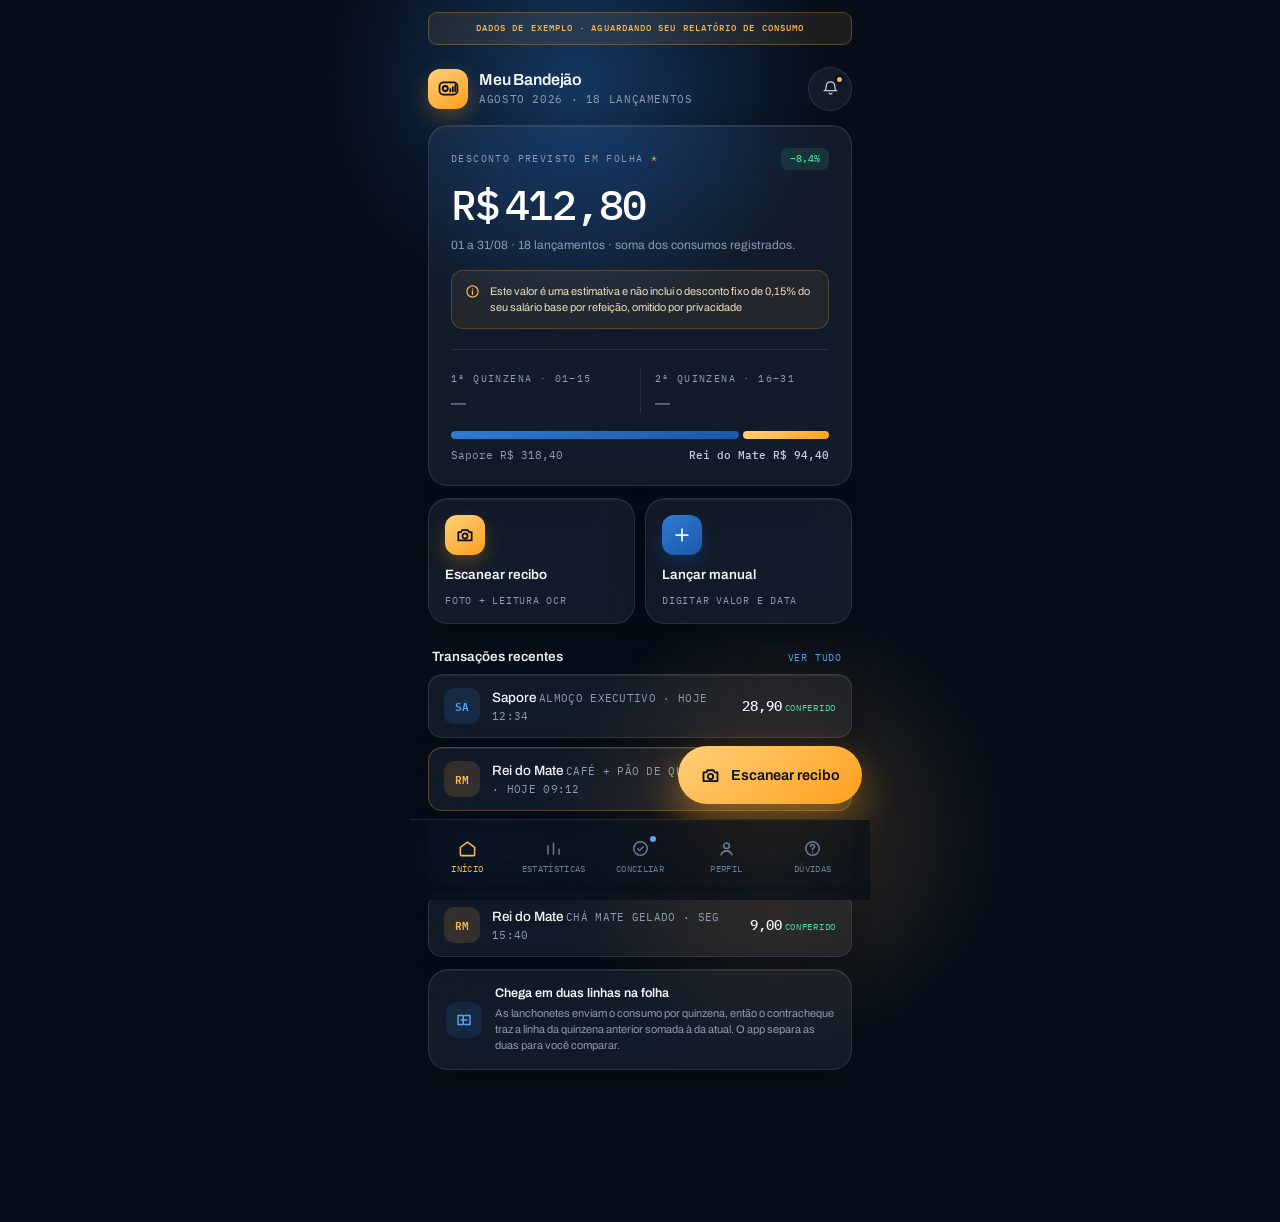
<file: docs/design/index.html>
<!DOCTYPE html>
<html lang="pt-BR">
<head>
<meta charset="utf-8">
<meta name="viewport" content="width=device-width, initial-scale=1, viewport-fit=cover">
<meta name="theme-color" content="#070E19">
<title>Meu Bandejão</title>
<link rel="preconnect" href="https://fonts.gstatic.com" crossorigin>
<link href="https://fonts.googleapis.com/css2?family=Archivo:wght@400;500;600;700&family=IBM+Plex+Mono:wght@400;500;600&display=swap" rel="stylesheet">
<link rel="stylesheet" href="style.css">
</head>
<body>

<main class="app">

  <div class="demo-flag">DADOS DE EXEMPLO · AGUARDANDO SEU RELATÓRIO DE CONSUMO</div>

  <!-- ============================================================== HOME -->
  <section class="screen is-active" id="home" data-screen="home">

    <header class="topbar">
      <div class="brand">
        <span class="brand__mark">
          <svg width="23" height="23" viewBox="0 0 64 64" fill="none" stroke="#06101F" stroke-width="5" stroke-linecap="round" aria-hidden="true"><rect x="7" y="15" width="50" height="34" rx="11"></rect><circle cx="23" cy="32" r="7"></circle><path d="M37 40v-6M44 40v-12M51 40v-18"></path></svg>
        </span>
        <div>
          <div class="brand__name">Meu Bandejão</div>
          <div class="brand__meta">AGOSTO 2026 · 18 LANÇAMENTOS</div>
        </div>
      </div>
      <button class="icon-btn" type="button" aria-label="Notificações">
        <svg width="17" height="17" viewBox="0 0 24 24" fill="none" stroke="currentColor" stroke-width="1.8" stroke-linecap="round" aria-hidden="true"><path d="M18 8.5a6 6 0 1 0-12 0c0 5-2 6.5-2 6.5h16s-2-1.5-2-6.5M10 18.5a2.2 2.2 0 0 0 4 0"></path></svg>
        <span class="icon-btn__dot"></span>
      </button>
    </header>

    <!-- resumo do período -->
    <section class="glass hero">
      <div class="hero__head">
        <span class="label">DESCONTO PREVISTO EM FOLHA <span class="label__ast">*</span></span>
        <span class="delta">−8,4%</span>
      </div>
      <div class="hero__amount">R$&thinsp;412,80</div>
      <p class="hero__note">01 a 31/08 · 18 lançamentos · soma dos consumos registrados.</p>

      <div class="disclaimer">
        <svg width="15" height="15" viewBox="0 0 24 24" fill="none" stroke="currentColor" stroke-width="1.9" stroke-linecap="round" aria-hidden="true"><circle cx="12" cy="12" r="9"></circle><path d="M12 11v5.5M12 7.6v.2"></path></svg>
        <p>Este valor é uma estimativa e não inclui o desconto fixo de 0,15% do seu salário base por refeição, omitido por privacidade</p>
      </div>

      <div class="split">
        <div class="split__col">
          <span class="label">1ª QUINZENA · 01–15</span>
          <div class="split__val split__val--pending">—</div>
        </div>
        <div class="split__col">
          <span class="label">2ª QUINZENA · 16–31</span>
          <div class="split__val split__val--pending">—</div>
        </div>
      </div>

      <div class="meter" aria-hidden="true">
        <span class="fill" style="flex: 77"></span>
        <span class="fill--amber" style="flex: 23"></span>
      </div>
      <div class="meter-legend">
        <span>Sapore R$ 318,40</span>
        <b>Rei do Mate R$ 94,40</b>
      </div>
    </section>

    <!-- atalhos de lançamento -->
    <div class="quick">
      <button class="glass quick__btn" type="button" data-open="scan">
        <span class="quick__icon">
          <svg width="20" height="20" viewBox="0 0 24 24" fill="none" stroke="#06101F" stroke-width="2.1" stroke-linecap="round" stroke-linejoin="round" aria-hidden="true"><path d="M4 8.5h3.2L8.6 6h6.8l1.4 2.5H20v10H4z"></path><circle cx="12" cy="13.2" r="3.1"></circle></svg>
        </span>
        <span class="quick__label">Escanear recibo</span>
        <span class="quick__hint">FOTO + LEITURA OCR</span>
      </button>
      <button class="glass quick__btn" type="button" data-open="manual">
        <span class="quick__icon quick__icon--blue">
          <svg width="20" height="20" viewBox="0 0 24 24" fill="none" stroke="#F4F9FF" stroke-width="2.1" stroke-linecap="round" stroke-linejoin="round" aria-hidden="true"><path d="M12 5v14M5 12h14"></path></svg>
        </span>
        <span class="quick__label">Lançar manual</span>
        <span class="quick__hint">DIGITAR VALOR E DATA</span>
      </button>
    </div>

    <div class="section-head">
      <h2>Transações recentes</h2>
      <button class="link" type="button">VER TUDO</button>
    </div>

    <ul class="tx-list">
      <li>
        <button class="glass tx" type="button">
          <span class="avatar avatar--blue">SA</span>
          <span class="tx__body">
            <span class="tx__name">Sapore</span>
            <span class="tx__meta">ALMOÇO EXECUTIVO · HOJE 12:34</span>
          </span>
          <span class="tx__side">
            <span class="tx__value">28,90</span>
            <span class="tx__status">CONFERIDO</span>
          </span>
        </button>
      </li>
      <li>
        <button class="glass tx tx--pending" type="button">
          <span class="avatar">RM</span>
          <span class="tx__body">
            <span class="tx__name">Rei do Mate</span>
            <span class="tx__meta">CAFÉ + PÃO DE QUEIJO · HOJE 09:12</span>
          </span>
          <span class="tx__side">
            <span class="tx__value">12,50</span>
            <span class="tx__status tx__status--pending">REVISAR OCR</span>
          </span>
        </button>
      </li>
      <li>
        <button class="glass tx" type="button">
          <span class="avatar avatar--blue">SA</span>
          <span class="tx__body">
            <span class="tx__name">Sapore</span>
            <span class="tx__meta">PRATO DO DIA · TER 12:20</span>
          </span>
          <span class="tx__side">
            <span class="tx__value">26,40</span>
            <span class="tx__status">CONFERIDO</span>
          </span>
        </button>
      </li>
      <li>
        <button class="glass tx" type="button">
          <span class="avatar">RM</span>
          <span class="tx__body">
            <span class="tx__name">Rei do Mate</span>
            <span class="tx__meta">CHÁ MATE GELADO · SEG 15:40</span>
          </span>
          <span class="tx__side">
            <span class="tx__value">9,00</span>
            <span class="tx__status">CONFERIDO</span>
          </span>
        </button>
      </li>
    </ul>

    <section class="glass wip">
      <span class="wip__icon">
        <svg width="18" height="18" viewBox="0 0 24 24" fill="none" stroke="currentColor" stroke-width="1.9" stroke-linecap="round" stroke-linejoin="round" aria-hidden="true"><path d="M4 6h7v12H4zM13 6h7v12h-7M8 12h8"></path></svg>
      </span>
      <div class="wip__body">
        <div class="wip__title">Chega em duas linhas na folha</div>
        <p class="wip__text">As lanchonetes enviam o consumo por quinzena, então o contracheque traz a linha da quinzena anterior somada à da atual. O app separa as duas para você comparar.</p>
      </div>
    </section>
  </section>

  <!-- ====================================================== ESTATÍSTICAS -->
  <section class="screen" id="estatisticas" data-screen="estatisticas">

    <div class="page-title">
      <h1>Estatísticas</h1>
      <span class="page-title__meta" id="periodoLabel">01 – 31 AGO 2026</span>
    </div>

    <!-- período: mês civil por padrão, com intervalo livre -->
    <div class="period">
      <div class="period__row" id="periodChips">
        <button class="chip is-active" type="button" data-period="atual">Mês atual</button>
        <button class="chip" type="button" data-period="anterior">Mês anterior</button>
        <button class="chip" type="button" data-period="custom">
          <svg class="chip__icon" width="13" height="13" viewBox="0 0 24 24" fill="none" stroke="currentColor" stroke-width="1.9" stroke-linecap="round" aria-hidden="true"><rect x="3.5" y="5" width="17" height="15.5" rx="3"></rect><path d="M3.5 10h17M8 3.5v3M16 3.5v3"></path></svg>
          Escolher datas
        </button>
      </div>
      <div class="range" id="rangeFields">
        <label>
          <span>DATA INÍCIO</span>
          <input type="date" id="dataInicio" value="2026-08-01">
        </label>
        <label>
          <span>DATA FIM</span>
          <input type="date" id="dataFim" value="2026-08-31">
        </label>
      </div>
    </div>

    <!-- ================= GRÁFICOS: alvo do Chart.js =================
         Canvas prontos e responsivos. Nenhum dado é injetado aqui.
         #chartGastos    — evolução no período (linha ou barra)
         #chartPorLocal  — divisão Sapore x Rei do Mate (rosca)
         Ao plotar, adicione .has-data no .chart-box para esconder o aviso.
    ============================================================== -->
    <section class="glass card">
      <div class="card__head">
        <span class="card__title">Evolução do gasto</span>
        <div class="chart-tabs" id="chartTabs">
          <button class="is-active" type="button" data-chart="dia">Por dia</button>
          <button type="button" data-chart="mes">Por mês</button>
        </div>
      </div>
      <div class="chart-box" id="chartBox">
        <canvas id="chartGastos" role="img" aria-label="Evolução do gasto no período"></canvas>
        <div class="chart-empty">AGUARDANDO CHART.JS<br>#chartGastos</div>
      </div>
    </section>

    <section class="glass card">
      <div class="card__head">
        <span class="card__title">Onde o crédito foi</span>
        <span class="card__hint">#chartPorLocal</span>
      </div>
      <div class="chart-box chart-box--donut" id="chartBoxLocal">
        <canvas id="chartPorLocal" role="img" aria-label="Divisão do gasto por lanchonete"></canvas>
        <div class="chart-empty">ROSCA SAPORE × REI DO MATE</div>
      </div>
    </section>

    <div class="grid-2">
      <div class="glass stat">
        <div class="stat__top"><span class="stat__dot stat__dot--blue"></span><span class="stat__name">Sapore</span></div>
        <div class="stat__val">318,40</div>
        <div class="stat__meta">11 REFEIÇÕES · 77%</div>
      </div>
      <div class="glass stat">
        <div class="stat__top"><span class="stat__dot"></span><span class="stat__name">Rei do Mate</span></div>
        <div class="stat__val">94,40</div>
        <div class="stat__meta">7 LANCHES · 23%</div>
      </div>
    </div>

    <div class="grid-2">
      <div class="glass stat">
        <span class="label">GASTO PROJETADO</span>
        <div class="stat__val">468,00</div>
        <div class="stat__meta">NO RITMO ATUAL</div>
      </div>
      <div class="glass stat">
        <span class="label">MAIOR DIA</span>
        <div class="stat__val">41,40</div>
        <div class="stat__meta">19/08 · 2 LANÇAMENTOS</div>
      </div>
    </div>

    <div class="section-head">
      <h2>Ritmo do período</h2>
      <span class="card__hint">15 DE 23 DIAS ÚTEIS</span>
    </div>
    <section class="glass card">
      <div class="proj">
        <div>
          <span class="label">MÉDIA / DIA ÚTIL</span>
          <div class="stat__val">R$ 27,52</div>
        </div>
        <div class="proj__right">
          <span class="label">LANÇAMENTOS</span>
          <div class="stat__val">18</div>
        </div>
      </div>
      <div class="meter" aria-hidden="true">
        <span class="fill" style="flex: 65"></span>
        <span style="flex: 35"></span>
      </div>
      <div class="meter-legend">
        <span>65% do período percorrido</span>
        <b>faltam 8 dias úteis</b>
      </div>
    </section>
  </section>

  <!-- ======================================================== CONCILIAÇÃO -->
  <section class="screen" id="conciliar" data-screen="conciliar">

    <div class="page-title">
      <h1>Conciliação</h1>
      <span class="page-title__meta">AGO 2026</span>
    </div>

    <section class="glass card">
      <div class="card__head">
        <span class="card__title">App × contracheque</span>
        <span class="tag tag--ghost">EM CONSTRUÇÃO</span>
      </div>
      <p class="wip__text" style="margin-top:12px">As lanchonetes enviam o consumo por quinzena. A folha traz a linha da quinzena anterior junto com a atual, então a comparação precisa ser feita quinzena por quinzena.</p>

      <div class="quinz">
        <div class="quinz__row quinz__row--head">
          <span>QUINZENA</span><span>NO APP</span><span>NA FOLHA</span>
        </div>
        <div class="quinz__row">
          <span>16–31 JUL</span><b class="quinz__pending">—</b><b class="quinz__pending">—</b>
        </div>
        <div class="quinz__row">
          <span>01–15 AGO</span><b class="quinz__pending">—</b><b class="quinz__pending">—</b>
        </div>
        <div class="quinz__row">
          <span>16–31 AGO</span><b class="quinz__pending">—</b><b class="quinz__pending">—</b>
        </div>
      </div>
      <div class="meter-legend" style="margin-top:14px">
        <span>Sem valores por quinzena até importar o relatório de consumo detalhado</span>
      </div>
    </section>

    <div class="section-head"><h2>O que falta decidir</h2></div>
    <ul class="rows">
      <li class="glass row">
        <span class="row__body">
          <span class="row__label">De onde vem o valor da folha</span>
          <span class="row__hint">DIGITADO POR VOCÊ, PDF DO HOLERITE OU RELATÓRIO DAS LANCHONETES</span>
        </span>
      </li>
      <li class="glass row">
        <span class="row__body">
          <span class="row__label">Como quebrar as duas linhas do mês</span>
          <span class="row__hint">A FOLHA SOMA QUINZENA ANTERIOR + ATUAL</span>
        </span>
      </li>
      <li class="glass row">
        <span class="row__body">
          <span class="row__label">O que fazer com a divergência</span>
          <span class="row__hint">REGISTRAR, CONTESTAR NO RH OU APENAS SINALIZAR</span>
        </span>
      </li>
    </ul>
  </section>

  <!-- ============================================================ PERFIL -->
  <section class="screen" id="perfil" data-screen="perfil">

    <div class="page-title">
      <h1>Perfil</h1>
      <span class="page-title__meta">FGV · UNIDADE BOTAFOGO</span>
    </div>

    <section class="glass card person">
      <span class="person__avatar">RT</span>
      <div class="person__body">
        <div class="person__name">Rafael Teixeira</div>
        <div class="person__meta">MATRÍCULA 204.881</div>
        <div class="person__meta">rafael.teixeira@fgv.br</div>
      </div>
    </section>

    <div class="grid-2">
      <div class="glass stat">
        <span class="label">TETO MENSAL</span>
        <div class="stat__val stat__val--pending">a informar</div>
        <div class="stat__meta">VALOR FIXO POR MÊS</div>
      </div>
      <div class="glass stat">
        <span class="label">ENVIO À FOLHA</span>
        <div class="stat__val">2×</div>
        <div class="stat__meta">POR QUINZENA</div>
      </div>
    </div>

    <div class="section-head"><h2>Preferências</h2></div>
    <ul class="rows">
      <li class="glass row">
        <span class="row__body">
          <span class="row__label">Alerta de limite</span>
          <span class="row__hint">AVISA AO PASSAR DO VALOR QUE VOCÊ DEFINIR</span>
        </span>
        <button class="switch is-on" type="button" role="switch" aria-checked="true" aria-label="Alerta de limite"><span></span></button>
      </li>
      <li class="glass row">
        <span class="row__body">
          <span class="row__label">Lembrete de recibo</span>
          <span class="row__hint">TODO DIA ÚTIL ÀS 14H</span>
        </span>
        <button class="switch" type="button" role="switch" aria-checked="false" aria-label="Lembrete de recibo"><span></span></button>
      </li>
      <li class="glass row">
        <span class="row__body">
          <span class="row__label">Identificação na lanchonete</span>
          <span class="row__hint">CRACHÁ / MATRÍCULA · DESCONTO DIRETO EM FOLHA</span>
        </span>
      </li>
      <li class="glass row">
        <span class="row__body">
          <span class="row__label">Exportar lançamentos</span>
          <span class="row__hint">CSV DO PERÍODO SELECIONADO</span>
        </span>
        <svg width="16" height="16" viewBox="0 0 24 24" fill="none" stroke="#8C9CB2" stroke-width="1.9" stroke-linecap="round" stroke-linejoin="round" aria-hidden="true"><path d="M5 20h14M12 4v11M7.5 10.5 12 15l4.5-4.5"></path></svg>
      </li>
      <li class="glass row">
        <span class="row__body">
          <span class="row__label">Sair da conta</span>
          <span class="row__hint">204.881</span>
        </span>
        <svg width="16" height="16" viewBox="0 0 24 24" fill="none" stroke="#8C9CB2" stroke-width="1.9" stroke-linecap="round" stroke-linejoin="round" aria-hidden="true"><path d="M14 6H6v12h8M17 9l3 3-3 3M20 12h-8"></path></svg>
      </li>
    </ul>
  </section>

  <!-- =========================================================== DÚVIDAS -->
  <section class="screen" id="duvidas" data-screen="duvidas">

    <div class="page-title">
      <h1>Dúvidas gerais</h1>
      <span class="page-title__meta">COMO OS NÚMEROS SÃO FEITOS</span>
    </div>

    <section class="glass card">
      <div class="card__head">
        <span class="card__title">Memória de cálculo</span>
        <span class="card__hint">O QUE O APP FAZ HOJE</span>
      </div>
      <div class="formula">
        <div class="formula__line"><span>Gasto do período</span><b>soma dos consumos registrados</b></div>
        <div class="formula__line"><span>Quinzenas</span><b>01–15 e 16 ao último dia, como as lanchonetes enviam</b></div>
        <div class="formula__line"><span>Média / dia útil</span><b>gasto do período ÷ dias úteis com consumo</b></div>
        <div class="formula__line formula__line--result"><span>Desconto em folha</span><b>estimativa = soma dos consumos, sem os 0,15%</b></div>
      </div>
      <p class="wip__text" style="margin-top:14px">Este valor é uma estimativa e não inclui o desconto fixo de 0,15% do seu salário base por refeição, omitido por privacidade</p>
    </section>

    <section class="glass wip">
      <span class="wip__icon">
        <svg width="18" height="18" viewBox="0 0 24 24" fill="none" stroke="currentColor" stroke-width="1.9" stroke-linecap="round" stroke-linejoin="round" aria-hidden="true"><rect x="5" y="10.5" width="14" height="9.5" rx="2.5"></rect><path d="M8.5 10.5V8a3.5 3.5 0 0 1 7 0v2.5"></path></svg>
      </span>
      <div class="wip__body">
        <div class="wip__title">Salário não entra no app <span class="tag tag--ghost">LGPD</span></div>
        <p class="wip__text">O app não pede nem armazena o seu salário base. Por isso a taxa de 0,15% por refeição fica fora da conta e o valor mostrado é sempre uma estimativa por baixo.</p>
      </div>
    </section>

    <div class="section-head"><h2>Perguntas frequentes</h2></div>
    <div class="faq">
      <details class="glass faq__item">
        <summary>Por que o valor é só uma estimativa?<span class="faq__chev" aria-hidden="true"></span></summary>
        <p>Este valor é uma estimativa e não inclui o desconto fixo de 0,15% do seu salário base por refeição, omitido por privacidade</p>
      </details>
      <details class="glass faq__item">
        <summary>Por que aparecem duas linhas no meu contracheque?<span class="faq__chev" aria-hidden="true"></span></summary>
        <p>As lanchonetes enviam o consumo à FGV por quinzena. No fechamento da folha, a rubrica de refeitório soma a quinzena anterior com a atual. O app mostra as duas separadas.</p>
      </details>
      <details class="glass faq__item">
        <summary>O app precisa do meu salário?<span class="faq__chev" aria-hidden="true"></span></summary>
        <p>Não. Nem pede nem guarda. É justamente por isso que a taxa de 0,15% por refeição não entra no cálculo.</p>
      </details>
      <details class="glass faq__item">
        <summary>O que o número grande da Home mostra?<span class="faq__chev" aria-hidden="true"></span></summary>
        <p>A soma dos consumos registrados no período — a base do desconto que cai na folha, ainda sem a taxa por refeição.</p>
      </details>
      <details class="glass faq__item">
        <summary>De onde vem o valor de cada lançamento?<span class="faq__chev" aria-hidden="true"></span></summary>
        <p>Da leitura automática do cupom (OCR): valor total, data e hora, lanchonete, itens, matrícula, CNPJ e número do cupom. Você confere antes de salvar, e pode lançar manualmente quando o cupom estiver ilegível.</p>
      </details>
      <details class="glass faq__item">
        <summary>Qual período os números consideram?<span class="faq__chev" aria-hidden="true"></span></summary>
        <p>Por padrão o mês civil, do dia 1 ao último dia. Em Estatísticas você pode escolher datas de início e fim.</p>
      </details>
      <details class="glass faq__item">
        <summary>O que significa “conferido” e “revisar OCR”?<span class="faq__chev" aria-hidden="true"></span></summary>
        <p>Conferido é o lançamento que você validou. Revisar OCR marca leituras com baixa confiança, que ainda precisam do seu ok.</p>
      </details>
      <details class="glass faq__item">
        <summary>E a comparação com o holerite?<span class="faq__chev" aria-hidden="true"></span></summary>
        <p>Está em construção. A aba Conciliar lista o que falta decidir: de onde vem o valor do contracheque, o nível da comparação e o que fazer com a divergência.</p>
      </details>
      <details class="glass faq__item">
        <summary>Meus dados ficam onde?<span class="faq__chev" aria-hidden="true"></span></summary>
        <p>Os recibos ficam no seu dispositivo. Nada é enviado para o RH sem a sua ação.</p>
      </details>
    </div>
  </section>

  <!-- FAB: atalho permanente para a câmera -->
  <button class="fab" type="button" data-open="scan">
    <svg width="21" height="21" viewBox="0 0 24 24" fill="none" stroke="#06101F" stroke-width="2.1" stroke-linecap="round" stroke-linejoin="round" aria-hidden="true"><path d="M4 8.5h3.2L8.6 6h6.8l1.4 2.5H20v10H4z"></path><circle cx="12" cy="13.2" r="3.1"></circle></svg>
    Escanear recibo
  </button>

  <nav class="tabbar" aria-label="Navegação principal">
    <button class="is-active" type="button" data-nav="home">
      <svg width="19" height="19" viewBox="0 0 24 24" fill="none" stroke="currentColor" stroke-width="1.9" stroke-linecap="round" stroke-linejoin="round" aria-hidden="true"><path d="M3 10.5 12 4l9 6.5V20a1 1 0 0 1-1 1H4a1 1 0 0 1-1-1z"></path></svg>
      <span>INÍCIO</span>
    </button>
    <button type="button" data-nav="estatisticas">
      <svg width="19" height="19" viewBox="0 0 24 24" fill="none" stroke="currentColor" stroke-width="1.9" stroke-linecap="round" stroke-linejoin="round" aria-hidden="true"><path d="M5 19V9M12 19V5M19 19v-6"></path></svg>
      <span>ESTATÍSTICAS</span>
    </button>
    <button type="button" data-nav="conciliar" aria-label="Conciliar (em construção)">
      <span class="soon"></span>
      <svg width="19" height="19" viewBox="0 0 24 24" fill="none" stroke="currentColor" stroke-width="1.9" stroke-linecap="round" stroke-linejoin="round" aria-hidden="true"><circle cx="12" cy="12" r="8.5"></circle><path d="m8.5 12.2 2.4 2.4 4.6-4.8"></path></svg>
      <span>CONCILIAR</span>
    </button>
    <button type="button" data-nav="perfil">
      <svg width="19" height="19" viewBox="0 0 24 24" fill="none" stroke="currentColor" stroke-width="1.9" stroke-linecap="round" stroke-linejoin="round" aria-hidden="true"><circle cx="12" cy="8.5" r="3.6"></circle><path d="M5 20c1.6-3.4 4-5 7-5s5.4 1.6 7 5"></path></svg>
      <span>PERFIL</span>
    </button>
    <button type="button" data-nav="duvidas">
      <svg width="19" height="19" viewBox="0 0 24 24" fill="none" stroke="currentColor" stroke-width="1.9" stroke-linecap="round" stroke-linejoin="round" aria-hidden="true"><circle cx="12" cy="12" r="8.5"></circle><path d="M9.6 9.4a2.5 2.5 0 1 1 3.4 2.3c-.6.3-1 .8-1 1.5v.3M12 16.6v.2"></path></svg>
      <span>DÚVIDAS</span>
    </button>
  </nav>
</main>

<!-- ============================================ MODAL: NOVO LANÇAMENTO -->
<div class="sheet" id="sheetRecibo" role="dialog" aria-modal="true" aria-labelledby="sheetTitle">
  <div class="sheet__panel">
    <div class="sheet__grip"></div>

    <div class="sheet__head">
      <div>
        <div class="sheet__title" id="sheetTitle">Novo recibo</div>
        <p class="sheet__sub" id="sheetSub">A leitura é feita a partir da foto do cupom.</p>
      </div>
      <button class="icon-btn icon-btn--square" type="button" data-close aria-label="Fechar">
        <svg width="16" height="16" viewBox="0 0 24 24" fill="none" stroke="currentColor" stroke-width="2" stroke-linecap="round" aria-hidden="true"><path d="M6 6l12 12M18 6 6 18"></path></svg>
      </button>
    </div>

    <!-- PASSO 1 — captura -->
    <div class="step is-active" id="stepScan">
      <div class="capture">
        <span class="capture__glow"></span>
        <span class="capture__corner capture__corner--tl"></span>
        <span class="capture__corner capture__corner--tr"></span>
        <span class="capture__corner capture__corner--bl"></span>
        <span class="capture__corner capture__corner--br"></span>
        <span class="capture__text">
          <svg width="34" height="34" viewBox="0 0 24 24" fill="none" stroke="#FFB84D" stroke-width="1.6" stroke-linecap="round" stroke-linejoin="round" aria-hidden="true"><path d="M4 8.5h3.2L8.6 6h6.8l1.4 2.5H20v10H4z"></path><circle cx="12" cy="13.2" r="3.1"></circle></svg>
          <b>Enquadre o cupom fiscal</b>
          <small>Valor, data e estabelecimento são preenchidos automaticamente. Você revisa antes de salvar.</small>
        </span>
      </div>

      <div class="actions">
        <label class="btn" for="inputCamera">
          <svg width="20" height="20" viewBox="0 0 24 24" fill="none" stroke="#06101F" stroke-width="2.1" stroke-linecap="round" stroke-linejoin="round" aria-hidden="true"><path d="M4 8.5h3.2L8.6 6h6.8l1.4 2.5H20v10H4z"></path><circle cx="12" cy="13.2" r="3.1"></circle></svg>
          Escanear recibo
        </label>
        <input class="hidden-input" type="file" id="inputCamera" accept="image/*" capture="environment">

        <label class="btn btn--ghost" for="inputGaleria">
          <svg width="19" height="19" viewBox="0 0 24 24" fill="none" stroke="currentColor" stroke-width="1.9" stroke-linecap="round" stroke-linejoin="round" aria-hidden="true"><rect x="3.5" y="5" width="17" height="14" rx="3"></rect><path d="m6 16 3.5-4 3 3 2.5-3 3 4"></path></svg>
          Escolher da galeria
        </label>
        <input class="hidden-input" type="file" id="inputGaleria" accept="image/*">

        <button class="link-btn link-btn--center" type="button" data-open="manual">Preencher manualmente</button>
      </div>
    </div>

    <!-- PASSO 2 — revisão (OCR) ou digitação (manual) -->
    <div class="step" id="stepReview">
      <div class="ocr-bar" id="ocrBar">
        <span class="ocr-bar__icon">
          <svg width="16" height="16" viewBox="0 0 24 24" fill="none" stroke="#4ADE9E" stroke-width="2.3" stroke-linecap="round" stroke-linejoin="round" aria-hidden="true"><path d="m5 12.5 4.2 4.2L19 7"></path></svg>
        </span>
        <span>
          <b>Cupom lido</b>
          <small>Confira os campos antes de salvar. Toque para editar.</small>
        </span>
      </div>

      <div class="thumb-row" id="thumbRow">
        <span class="thumb" id="thumbPreview">
          <svg width="22" height="22" viewBox="0 0 24 24" fill="none" stroke="#8C9CB2" stroke-width="1.7" stroke-linecap="round" stroke-linejoin="round" aria-hidden="true"><path d="M6 3h12v18l-3-2-3 2-3-2-3 2z"></path><path d="M9 8h6M9 12h6"></path></svg>
        </span>
        <span class="thumb-row__body">
          <span class="thumb-row__name">cupom-19-08.jpg</span>
          <span class="thumb-row__meta">LEITURA EM 1,2 S · CONFIANÇA 92%</span>
        </span>
        <button class="link-btn" type="button" data-step="scan">Trocar foto</button>
      </div>

      <form class="fields" onsubmit="return false">
        <div class="field-row">
          <label class="field">
            <span class="field__label">VALOR</span>
            <input type="text" inputmode="decimal" id="campoValor" value="28,90" aria-label="Valor">
          </label>
          <label class="field field--check" id="campoDataWrap">
            <span class="field__label">DATA E HORA <em>CONFIRA</em></span>
            <input type="text" id="campoData" value="19/08/2026 12:34" aria-label="Data e hora">
          </label>
        </div>

        <div class="field">
          <span class="field__label">ESTABELECIMENTO</span>
          <div class="toggle-group" role="radiogroup" aria-label="Estabelecimento">
            <button class="is-active" type="button" role="radio" aria-checked="true">Sapore</button>
            <button type="button" role="radio" aria-checked="false">Rei do Mate</button>
          </div>
        </div>

        <label class="field">
          <span class="field__label">CATEGORIA</span>
          <select aria-label="Categoria">
            <option>Refeição — almoço</option>
            <option>Refeição — jantar</option>
            <option>Café / lanche</option>
            <option>Outro</option>
          </select>
        </label>

        <label class="field">
          <span class="field__label">ITENS CONSUMIDOS</span>
          <input type="text" id="campoItens" value="Prato executivo, suco 300ml" aria-label="Itens consumidos">
        </label>

        <div class="field-row">
          <label class="field">
            <span class="field__label">MATRÍCULA NO CUPOM</span>
            <input type="text" id="campoMatricula" value="204.881" aria-label="Matrícula">
          </label>
          <label class="field">
            <span class="field__label">Nº DO CUPOM</span>
            <input type="text" id="campoCupom" value="018342" aria-label="Número do cupom">
          </label>
        </div>

        <label class="field">
          <span class="field__label">CNPJ</span>
          <input type="text" id="campoCnpj" value="" placeholder="lido do cupom" aria-label="CNPJ">
        </label>

        <label class="field">
          <span class="field__label">OBSERVAÇÃO (OPCIONAL)</span>
          <input type="text" placeholder="ex: almoço com o time" aria-label="Observação">
        </label>
      </form>

      <div class="sheet__footer">
        <button class="btn btn--ghost" type="button" data-close>Descartar</button>
        <button class="btn" type="button" data-close>Salvar lançamento</button>
      </div>
    </div>
  </div>
</div>

<!-- Chart.js — descomente para plotar em #chartGastos e #chartPorLocal
<script src="https://cdn.jsdelivr.net/npm/chart.js@4.4.1/dist/chart.umd.min.js"></script>
<script>
  document.getElementById('chartBox').classList.add('has-data');
  new Chart(document.getElementById('chartGastos'), {
    type: 'bar',
    data: { labels: [], datasets: [{ data: [] }] },
    options: { responsive: true, maintainAspectRatio: false }
  });
</script>
-->

<script>
/* Interações da interface. Sem framework, sem dados simulados. */
(function () {
  /* ---------------------------------------------------- navegação de telas */
  var screens = document.querySelectorAll('.screen');
  var tabs = document.querySelectorAll('.tabbar [data-nav]');

  function go(name) {
    var exists = document.querySelector('.screen[data-screen="' + name + '"]');
    if (!exists) return;
    screens.forEach(function (s) { s.classList.toggle('is-active', s.dataset.screen === name); });
    tabs.forEach(function (t) { t.classList.toggle('is-active', t.dataset.nav === name); });
    window.scrollTo(0, 0);
  }

  document.querySelectorAll('[data-nav]').forEach(function (el) {
    el.addEventListener('click', function () { go(el.dataset.nav); });
  });

  /* --------------------------------------------------- modal de lançamento */
  var sheet = document.getElementById('sheetRecibo');
  var stepScan = document.getElementById('stepScan');
  var stepReview = document.getElementById('stepReview');
  var sheetTitle = document.getElementById('sheetTitle');
  var sheetSub = document.getElementById('sheetSub');
  var ocrBar = document.getElementById('ocrBar');
  var thumbRow = document.getElementById('thumbRow');

  function showStep(name) {
    var review = name !== 'scan';
    stepScan.classList.toggle('is-active', !review);
    stepReview.classList.toggle('is-active', review);
    sheetSub.textContent = review
      ? 'Revise, corrija o que estiver errado e salve.'
      : 'A leitura é feita a partir da foto do cupom.';
  }

  /* modo 'scan' = câmera + OCR · modo 'manual' = campos vazios */
  function openSheet(mode) {
    var manual = mode === 'manual';
    sheetTitle.textContent = manual ? 'Lançamento manual' : 'Novo recibo';
    ocrBar.hidden = manual;
    thumbRow.hidden = manual;
    document.getElementById('campoDataWrap').classList.toggle('field--check', !manual);
    document.getElementById('campoDataWrap').querySelector('em').hidden = manual;
    if (manual) {
      document.getElementById('campoValor').value = '';
      document.getElementById('campoData').value = '';
      ['campoItens', 'campoMatricula', 'campoCupom', 'campoCnpj'].forEach(function (id) {
        var el = document.getElementById(id);
        if (el) el.value = '';
      });
      sheetSub.textContent = 'Digite os dados do lançamento.';
    }
    sheet.classList.add('is-open');
    showStep(manual ? 'review' : 'scan');
    if (manual) sheetSub.textContent = 'Digite os dados do lançamento.';
  }

  function closeSheet() { sheet.classList.remove('is-open'); }

  document.querySelectorAll('[data-open]').forEach(function (el) {
    el.addEventListener('click', function () { openSheet(el.dataset.open); });
  });

  sheet.addEventListener('click', function (e) {
    if (e.target === sheet || e.target.closest('[data-close]')) { closeSheet(); return; }
    var step = e.target.closest('[data-step]');
    if (step) showStep(step.dataset.step);
  });
  document.addEventListener('keydown', function (e) { if (e.key === 'Escape') closeSheet(); });

  /* foto escolhida -> preview + revisão.
     Substitua o corpo por: enviar ao serviço de OCR e preencher os campos. */
  ['inputCamera', 'inputGaleria'].forEach(function (id) {
    document.getElementById(id).addEventListener('change', function (e) {
      var file = e.target.files && e.target.files[0];
      if (!file) return;
      var slot = document.getElementById('thumbPreview');
      var img = document.createElement('img');
      img.alt = 'Recibo capturado';
      img.src = URL.createObjectURL(file);
      slot.innerHTML = '';
      slot.appendChild(img);
      document.querySelector('.thumb-row__name').textContent = file.name;
      ocrBar.hidden = false;
      thumbRow.hidden = false;
      showStep('review');
    });
  });

  /* ------------------------------------------------- período (estatísticas) */
  var chips = document.getElementById('periodChips');
  var range = document.getElementById('rangeFields');
  var label = document.getElementById('periodoLabel');

  chips.addEventListener('click', function (e) {
    var btn = e.target.closest('.chip');
    if (!btn) return;
    chips.querySelectorAll('.chip').forEach(function (c) { c.classList.remove('is-active'); });
    btn.classList.add('is-active');
    range.classList.toggle('is-open', btn.dataset.period === 'custom');
    if (btn.dataset.period === 'atual') label.textContent = '01 – 31 AGO 2026';
    if (btn.dataset.period === 'anterior') label.textContent = '01 – 31 JUL 2026';
  });

  function fmt(value) {
    var p = value.split('-');
    return p[2] + '/' + p[1];
  }
  ['dataInicio', 'dataFim'].forEach(function (id) {
    document.getElementById(id).addEventListener('change', function () {
      var a = document.getElementById('dataInicio').value;
      var b = document.getElementById('dataFim').value;
      if (a && b) label.textContent = fmt(a) + ' – ' + fmt(b);
    });
  });

  /* --------------------------------- grupos de seleção (abas, toggle simples) */
  document.querySelectorAll('.switch').forEach(function (sw) {
    sw.addEventListener('click', function () {
      var on = sw.classList.toggle('is-on');
      sw.setAttribute('aria-checked', on ? 'true' : 'false');
    });
  });

  document.querySelectorAll('.chart-tabs, .toggle-group').forEach(function (group) {
    group.addEventListener('click', function (e) {
      var btn = e.target.closest('button');
      if (!btn) return;
      group.querySelectorAll('button').forEach(function (b) {
        b.classList.remove('is-active');
        if (b.hasAttribute('aria-checked')) b.setAttribute('aria-checked', 'false');
      });
      btn.classList.add('is-active');
      if (btn.hasAttribute('aria-checked')) btn.setAttribute('aria-checked', 'true');
    });
  });
})();
</script>
</body>
</html>
</file>
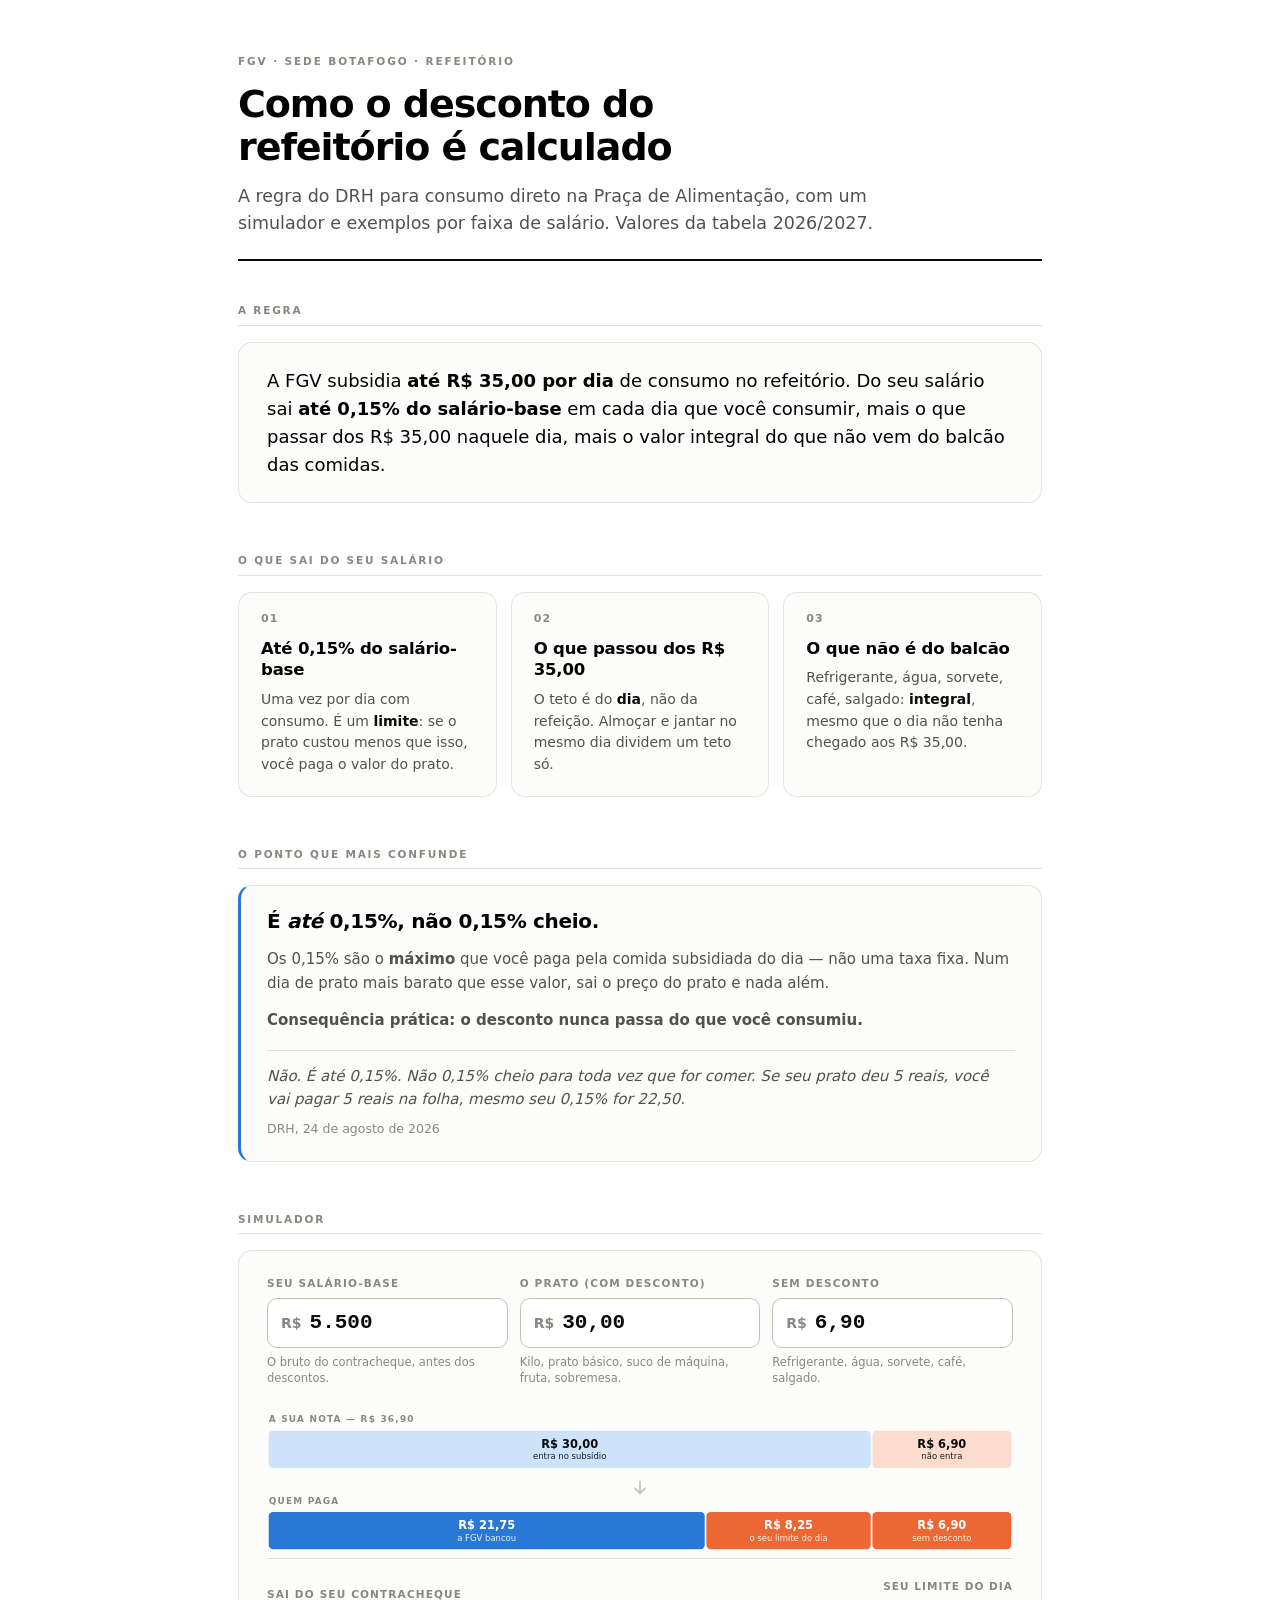
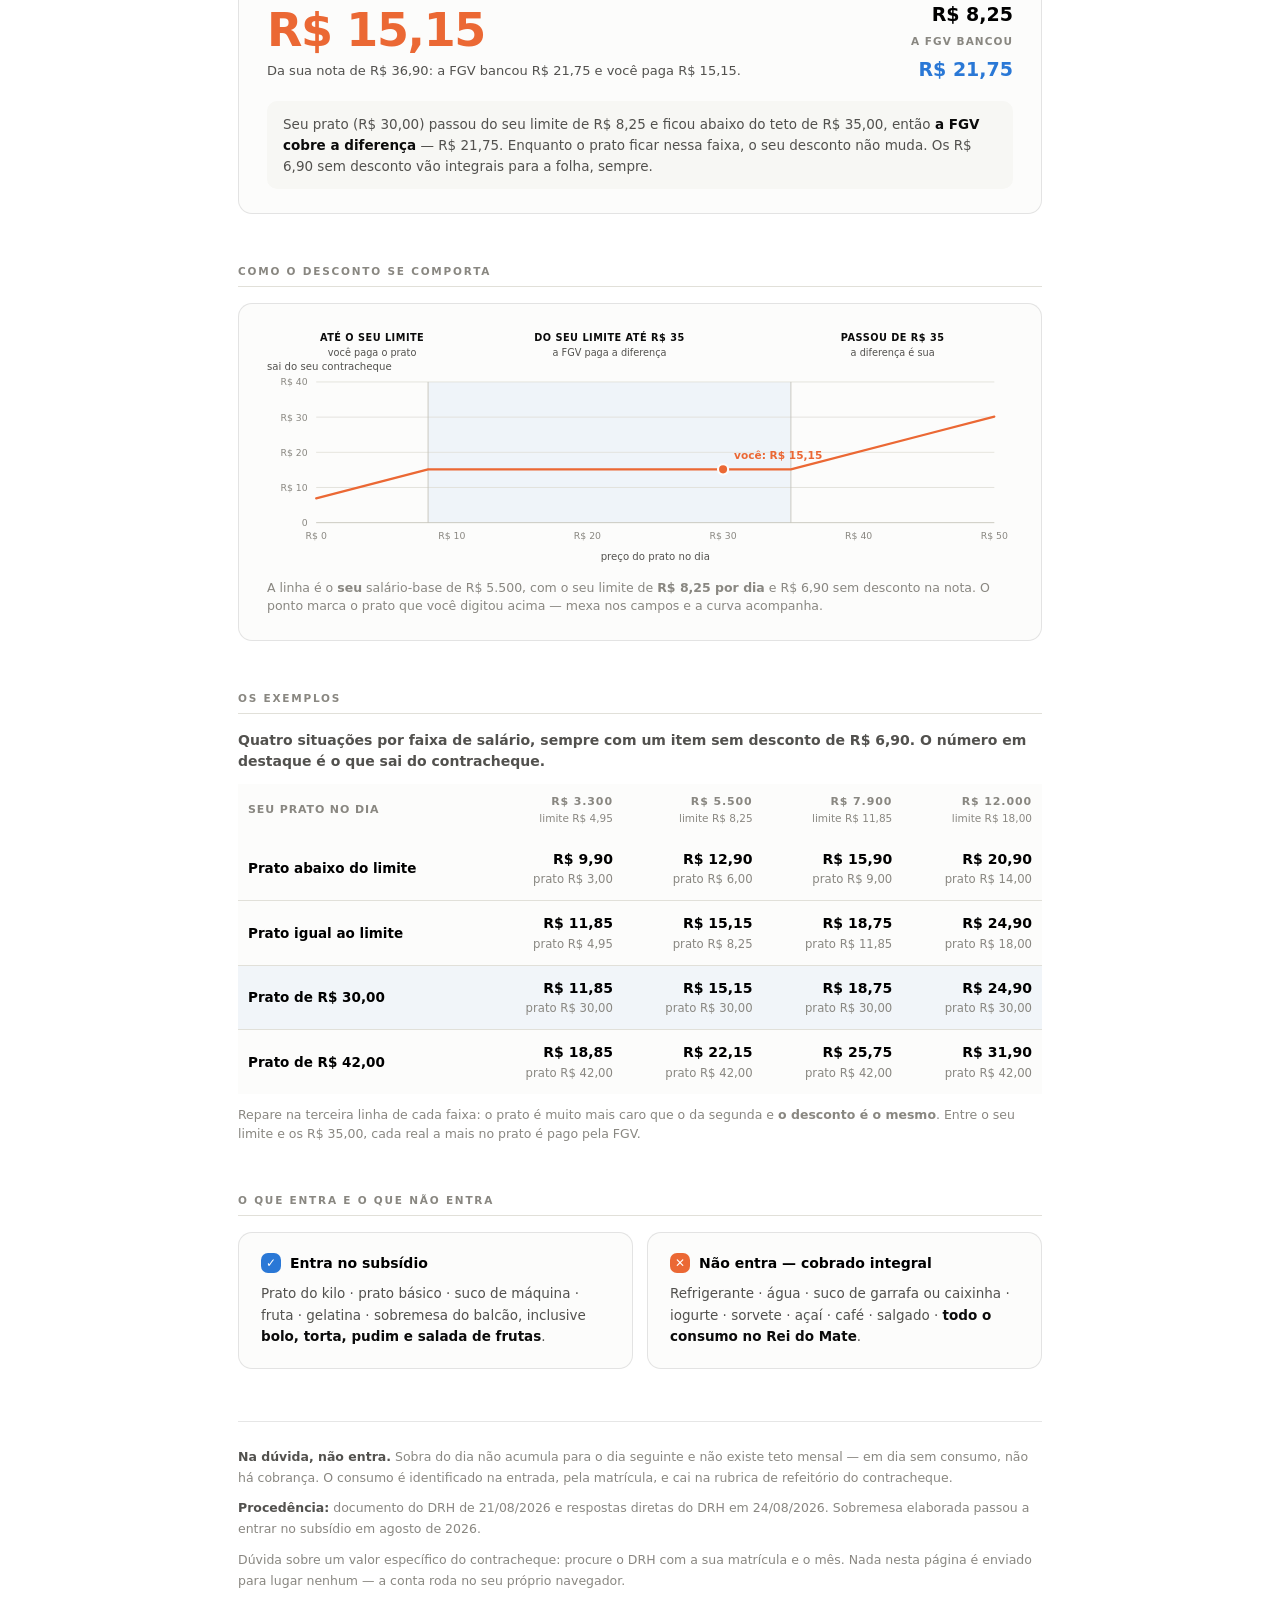
<file: docs/Regra_Refeitorio_Infografico.html>
<!DOCTYPE html>
<html lang="pt-BR">
<head>
<meta charset="utf-8">
<meta name="viewport" content="width=device-width, initial-scale=1">
<title>Refeitório da FGV — como o desconto é calculado</title>
<style>
  .viz-root{
    color-scheme: light;
    --surface-1:#fcfcfb; --plane:#f7f7f4;
    --text-primary:#0b0b0b; --text-secondary:#52514e; --muted:#898781;
    --grid:#e1e0d9; --axis:#c3c2b7; --border:rgba(11,11,11,.10);
    --fgv:#2a78d6;  --voce:#eb6834;
    --fgv-fraco:#cde2fb; --voce-fraco:#fbdccf; --campo:#fff;
  }
  @media (prefers-color-scheme: dark){
    :root:where(:not([data-theme="light"])) .viz-root{
      color-scheme: dark;
      --surface-1:#1a1a19; --plane:#0d0d0d;
      --text-primary:#fff; --text-secondary:#c3c2b7; --muted:#898781;
      --grid:#2c2c2a; --axis:#383835; --border:rgba(255,255,255,.10);
      --fgv:#3987e5; --voce:#d95926; --fgv-fraco:#184f95; --voce-fraco:#7a3218;
      --campo:#111110;
    }
  }
  :root[data-theme="dark"] .viz-root{
    color-scheme: dark;
    --surface-1:#1a1a19; --plane:#0d0d0d;
    --text-primary:#fff; --text-secondary:#c3c2b7; --muted:#898781;
    --grid:#2c2c2a; --axis:#383835; --border:rgba(255,255,255,.10);
    --fgv:#3987e5; --voce:#d95926; --fgv-fraco:#184f95; --voce-fraco:#7a3218;
    --campo:#111110;
  }

  *{box-sizing:border-box}
  body{margin:0;background:var(--plane);color:var(--text-primary);
       font:400 15px/1.62 system-ui,-apple-system,"Segoe UI",sans-serif;
       -webkit-font-smoothing:antialiased}
  .viz-root{max-width:860px;margin:0 auto;padding:56px 28px 80px}

  /* ---------- editorial ---------- */
  header{border-bottom:2px solid var(--text-primary);padding-bottom:22px;margin-bottom:44px}
  .selo{font:700 10.5px/1 system-ui;letter-spacing:.18em;text-transform:uppercase;
        color:var(--muted);margin:0 0 16px}
  h1{font:700 38px/1.14 system-ui;margin:0 0 14px;letter-spacing:-.028em;max-width:20ch}
  .lede{margin:0;font-size:17.5px;line-height:1.55;color:var(--text-secondary);max-width:58ch}

  section{margin-bottom:52px}
  .eyebrow{font:700 10.5px/1 system-ui;letter-spacing:.17em;text-transform:uppercase;
           color:var(--muted);margin:0 0 16px;padding-bottom:9px;
           border-bottom:1px solid var(--grid)}
  .cx{background:var(--surface-1);border:1px solid var(--border);border-radius:14px}

  .regra{padding:24px 28px}
  .regra p{margin:0;font-size:18px;line-height:1.55}
  .regra b{font-weight:700}

  .tres{display:grid;grid-template-columns:repeat(3,1fr);gap:14px}
  .bloco{padding:20px 22px}
  .bloco .n{font:700 11px/1 system-ui;letter-spacing:.1em;color:var(--muted);margin-bottom:14px}
  .bloco h3{font:700 16.5px/1.3 system-ui;margin:0 0 8px;letter-spacing:-.01em}
  .bloco p{margin:0;font-size:14px;color:var(--text-secondary);line-height:1.55}
  .bloco b{color:var(--text-primary)}

  .chave-box{border-left:3px solid var(--fgv);padding:22px 26px}
  .chave-box h3{font:700 20px/1.35 system-ui;margin:0 0 12px;letter-spacing:-.015em}
  .chave-box p{margin:0 0 12px;color:var(--text-secondary)}
  .chave-box p:last-child{margin-bottom:0}
  blockquote{margin:18px 0 0;padding:14px 0 0;border-top:1px solid var(--grid);
             font-size:15px;line-height:1.55;font-style:italic;color:var(--text-secondary)}
  cite{display:block;margin-top:8px;font-style:normal;font-size:12.5px;color:var(--muted)}

  /* ---------- simulador ---------- */
  .sim{padding:26px 28px 24px}
  .campos{display:grid;grid-template-columns:repeat(3,1fr);gap:12px;margin-bottom:26px}
  label{display:block}
  .rot{display:block;font:600 10.5px/1.3 system-ui;letter-spacing:.11em;text-transform:uppercase;
       color:var(--muted);margin-bottom:7px}
  .campo{display:flex;align-items:baseline;gap:6px;background:var(--campo);
         border:1px solid var(--axis);border-radius:10px;padding:11px 13px;
         transition:border-color .12s}
  .campo:focus-within{border-color:var(--fgv)}
  .campo span{font:600 14px/1 system-ui;color:var(--muted)}
  .campo input{width:100%;border:0;outline:0;background:none;color:var(--text-primary);
               font:700 21px/1.15 ui-monospace,SFMono-Regular,Menlo,monospace;
               font-variant-numeric:tabular-nums;min-width:0}
  .dica{margin:6px 0 0;font-size:11.5px;color:var(--muted);line-height:1.4}

  .resultado{display:grid;grid-template-columns:1fr auto;gap:26px;align-items:end;
             padding-top:22px;border-top:1px solid var(--grid)}
  .heroi .rot{margin-bottom:5px}
  .heroi .val{font:700 46px/1 system-ui;letter-spacing:-.03em;color:var(--voce)}
  .heroi .sub{margin:7px 0 0;font-size:13px;color:var(--text-secondary)}
  .lado{text-align:right;white-space:nowrap}
  .lado div{margin-bottom:11px}
  .lado div:last-child{margin-bottom:0}
  .lado .k{font:600 10.5px/1 system-ui;letter-spacing:.1em;text-transform:uppercase;color:var(--muted)}
  .lado .v{font:700 19px/1.2 system-ui;font-variant-numeric:tabular-nums;margin-top:3px}
  .lado .v.azul{color:var(--fgv)}

  .porque{margin:20px 0 0;padding:13px 16px;background:var(--plane);
          border-radius:10px;font-size:13.5px;line-height:1.55;color:var(--text-secondary)}
  .porque b{color:var(--text-primary)}

  svg{display:block;width:100%;height:auto;overflow:visible}
  .barras-sim{margin-top:22px}

  /* ---------- tabela ---------- */
  table{width:100%;border-collapse:collapse;font-size:14px;font-variant-numeric:tabular-nums;
        background:var(--surface-1)}
  caption{text-align:left;font:600 14px/1.5 system-ui;color:var(--text-secondary);
          margin-bottom:12px}
  th,td{padding:11px 10px;text-align:right;border-bottom:1px solid var(--grid)}
  th:first-child,td:first-child{text-align:left}
  thead th{font:700 11px/1.3 system-ui;letter-spacing:.08em;text-transform:uppercase;
           color:var(--muted);border-bottom:1px solid var(--axis)}
  thead th small{display:block;font:400 10.5px/1.3 system-ui;text-transform:none;
                 letter-spacing:0;margin-top:3px}
  tbody th{font:600 13.5px/1.35 system-ui}
  tbody th small{display:block;font:400 11.5px/1.35 system-ui;color:var(--muted)}
  td b{font-weight:700}
  tr.trava td,tr.trava th{background:rgba(42,120,214,.05)}
  tr:last-child td,tr:last-child th{border-bottom:0}
  .nota-tab{margin:12px 0 0;font-size:12.5px;color:var(--muted);line-height:1.5}

  .duas{display:grid;grid-template-columns:1fr 1fr;gap:14px}
  .lista{padding:20px 22px}
  .lista h3{font:700 14px/1.3 system-ui;margin:0 0 10px;display:flex;align-items:center;gap:9px}
  .marca{width:20px;height:20px;border-radius:7px;display:grid;place-items:center;
         font:700 12px/1 system-ui;color:#fff;flex:none}
  .lista p{margin:0;font-size:13.5px;line-height:1.6;color:var(--text-secondary)}
  .lista b{color:var(--text-primary)}

  footer{border-top:1px solid var(--border);padding-top:24px;font-size:12.5px;
         line-height:1.7;color:var(--muted)}
  footer b{color:var(--text-secondary)}
  footer p{margin:0 0 9px}

  @media (max-width:700px){
    .viz-root{padding:36px 18px 56px}
    h1{font-size:29px}
    .tres,.campos,.duas{grid-template-columns:1fr}
    .resultado{grid-template-columns:1fr;gap:20px;align-items:start}
    .lado{text-align:left}
    .heroi .val{font-size:40px}
  }
  @media print{
    body{background:#fff}
    .viz-root{max-width:none;padding:0}
    section{break-inside:avoid}
    .sim{break-inside:avoid}
  }
</style>
</head>
<body>
<div class="viz-root">

<header>
  <p class="selo">FGV · Sede Botafogo · Refeitório</p>
  <h1>Como o desconto do refeitório é calculado</h1>
  <p class="lede">A regra do DRH para consumo direto na Praça de Alimentação, com um simulador
  e exemplos por faixa de salário. Valores da tabela 2026/2027.</p>
</header>

<section>
  <p class="eyebrow">A regra</p>
  <div class="cx regra">
    <p>A FGV subsidia <b>até R$ 35,00 por dia</b> de consumo no refeitório. Do seu salário sai
    <b>até 0,15% do salário-base</b> em cada dia que você consumir, mais o que passar dos R$ 35,00
    naquele dia, mais o valor integral do que não vem do balcão das comidas.</p>
  </div>
</section>

<section>
  <p class="eyebrow">O que sai do seu salário</p>
  <div class="tres">
    <div class="cx bloco">
      <div class="n">01</div>
      <h3>Até 0,15% do salário-base</h3>
      <p>Uma vez por dia com consumo. É um <b>limite</b>: se o prato custou menos que isso, você
      paga o valor do prato.</p>
    </div>
    <div class="cx bloco">
      <div class="n">02</div>
      <h3>O que passou dos R$ 35,00</h3>
      <p>O teto é do <b>dia</b>, não da refeição. Almoçar e jantar no mesmo dia dividem um teto só.</p>
    </div>
    <div class="cx bloco">
      <div class="n">03</div>
      <h3>O que não é do balcão</h3>
      <p>Refrigerante, água, sorvete, café, salgado: <b>integral</b>, mesmo que o dia não tenha
      chegado aos R$ 35,00.</p>
    </div>
  </div>
</section>

<section>
  <p class="eyebrow">O ponto que mais confunde</p>
  <div class="cx chave-box">
    <h3>É <em>até</em> 0,15%, não 0,15% cheio.</h3>
    <p>Os 0,15% são o <b>máximo</b> que você paga pela comida subsidiada do dia — não uma taxa fixa.
    Num dia de prato mais barato que esse valor, sai o preço do prato e nada além.</p>
    <p><b>Consequência prática: o desconto nunca passa do que você consumiu.</b></p>
    <blockquote>Não. É até 0,15%. Não 0,15% cheio para toda vez que for comer. Se seu prato deu
    5 reais, você vai pagar 5 reais na folha, mesmo seu 0,15% for 22,50.
    <cite>DRH, 24 de agosto de 2026</cite></blockquote>
  </div>
</section>

<section>
  <p class="eyebrow">Simulador</p>
  <div class="cx sim">
    <div class="campos">
      <label>
        <span class="rot">Seu salário-base</span>
        <span class="campo"><span>R$</span>
          <input id="iSalario" type="text" inputmode="decimal" value="5.500"
                 aria-label="Salário-base em reais"></span>
        <p class="dica">O bruto do contracheque, antes dos descontos.</p>
      </label>
      <label>
        <span class="rot">O prato (com desconto)</span>
        <span class="campo"><span>R$</span>
          <input id="iPrato" type="text" inputmode="decimal" value="30,00"
                 aria-label="Valor do prato em reais"></span>
        <p class="dica">Kilo, prato básico, suco de máquina, fruta, sobremesa.</p>
      </label>
      <label>
        <span class="rot">Sem desconto</span>
        <span class="campo"><span>R$</span>
          <input id="iFora" type="text" inputmode="decimal" value="6,90"
                 aria-label="Valor de itens sem desconto em reais"></span>
        <p class="dica">Refrigerante, água, sorvete, café, salgado.</p>
      </label>
    </div>

    <div class="barras-sim">
      <svg id="gSim" viewBox="0 0 880 172" role="img" aria-labelledby="descSim"></svg>
      <p id="descSim" hidden></p>
    </div>

    <div class="resultado">
      <div class="heroi">
        <span class="rot">Sai do seu contracheque</span>
        <div class="val" id="rFolha">R$ 15,15</div>
        <p class="sub" id="rConfere"></p>
      </div>
      <div class="lado">
        <div><div class="k">Seu limite do dia</div><div class="v" id="rLimite">R$ 8,25</div></div>
        <div><div class="k">A FGV bancou</div><div class="v azul" id="rFgv">R$ 21,75</div></div>
      </div>
    </div>

    <p class="porque" id="rPorque"></p>
  </div>
</section>

<section>
  <p class="eyebrow">Como o desconto se comporta</p>
  <div class="cx sim" style="padding-top:22px">
    <svg id="gLinha" viewBox="0 0 880 284" role="img"
         aria-label="Gráfico: quanto sai do salário conforme o prato fica mais caro, para o salário informado."></svg>
    <p class="nota-tab" id="legLinha"></p>
  </div>
</section>

<section>
  <p class="eyebrow">Os exemplos</p>
  <table id="tab">
    <caption>Quatro situações por faixa de salário, sempre com um item sem desconto de R$ 6,90.
    O número em destaque é o que sai do contracheque.</caption>
    <thead><tr id="cabeca"></tr></thead>
    <tbody id="corpo"></tbody>
  </table>
  <p class="nota-tab">Repare na terceira linha de cada faixa: o prato é muito mais caro que o da
  segunda e <b>o desconto é o mesmo</b>. Entre o seu limite e os R$ 35,00, cada real a mais no prato
  é pago pela FGV.</p>
</section>

<section>
  <p class="eyebrow">O que entra e o que não entra</p>
  <div class="duas">
    <div class="cx lista">
      <h3><span class="marca" style="background:var(--fgv)">✓</span> Entra no subsídio</h3>
      <p>Prato do kilo · prato básico · suco de máquina · fruta · gelatina · sobremesa do balcão,
      inclusive <b>bolo, torta, pudim e salada de frutas</b>.</p>
    </div>
    <div class="cx lista">
      <h3><span class="marca" style="background:var(--voce)">✕</span> Não entra — cobrado integral</h3>
      <p>Refrigerante · água · suco de garrafa ou caixinha · iogurte · sorvete · açaí · café ·
      salgado · <b>todo o consumo no Rei do Mate</b>.</p>
    </div>
  </div>
</section>

<footer>
  <p><b>Na dúvida, não entra.</b> Sobra do dia não acumula para o dia seguinte e não existe teto
  mensal — em dia sem consumo, não há cobrança. O consumo é identificado na entrada, pela matrícula,
  e cai na rubrica de refeitório do contracheque.</p>
  <p><b>Procedência:</b> documento do DRH de 21/08/2026 e respostas diretas do DRH em 24/08/2026.
  Sobremesa elaborada passou a entrar no subsídio em agosto de 2026.</p>
  <p>Dúvida sobre um valor específico do contracheque: procure o DRH com a sua matrícula e o mês.
  Nada nesta página é enviado para lugar nenhum — a conta roda no seu próprio navegador.</p>
</footer>

</div>

<script>
/* ===========================================================
   A REGRA, EM DUAS LINHAS
   Tudo nesta página — simulador, gráfico e tabela — sai daqui.
   É a mesma conta que roda dentro do aplicativo Meu Bandejão.
   =========================================================== */
const TETO = 35, PCT = 0.15;

/** O limite do dia: ATÉ 0,15% do salário-base, nunca mais que isso. */
const limiteDe = salario => Math.round(salario * PCT) / 100;

/** O que sai do contracheque num dia. */
const vocePaga = (prato, lim, fora) =>
  cent(Math.min(prato, lim) + Math.max(0, prato - TETO) + fora);

/** O que a FGV bancou de fato: o teto do dia menos a sua parte. */
const fgvPaga = (prato, lim) => cent(Math.min(prato, TETO) - Math.min(prato, lim));

const cent = v => Math.round(v * 100) / 100;

/**
 * Lê dinheiro como brasileiro escreve. Campo <input type="number"> recusa
 * vírgula e devolve vazio — quem digitasse "6,90" perderia o valor sem aviso.
 * Havendo vírgula, ela é o decimal e o ponto é milhar. Só com ponto, ele é
 * decimal quando vem com uma ou duas casas no fim ("6.90"), e milhar quando
 * vem com três ("5.500") — a ambiguidade existe e esta é a leitura que acerta
 * nos dois casos que aparecem aqui: salário e preço de prato.
 */
function num(txt){
  let s = String(txt ?? "").trim().replace(/[^\d.,]/g, "");
  if (!s) return 0;
  if (s.includes(",")) s = s.replace(/\./g, "").replace(",", ".");
  else if (!/\.\d{1,2}$/.test(s)) s = s.replace(/\./g, "");
  const v = parseFloat(s);
  return isFinite(v) && v > 0 ? v : 0;
}
const brl  = v => v.toLocaleString("pt-BR", { minimumFractionDigits: 2, maximumFractionDigits: 2 });
const rs   = v => "R$ " + brl(v);
const mil  = v => "R$ " + v.toLocaleString("pt-BR");

const ns = "http://www.w3.org/2000/svg";
const cria = (t, a, txt) => { const e = document.createElementNS(ns, t);
  for (const k in a) e.setAttribute(k, a[k]); if (txt != null) e.textContent = txt; return e; };
const el = id => document.getElementById(id);
/* Rótulo dentro de barra colorida só quando cabe com folga: texto cortado pela
   própria barra é pior que texto nenhum — não cabendo, o valor vai para fora. */
const cabe = (w, texto, tam) => w > texto.length * tam * 0.6 + 14;

/* ---------------- simulador ---------------- */
function simular(){
  const salario = num(el("iSalario").value);
  const prato   = num(el("iPrato").value);
  const fora    = num(el("iFora").value);
  const lim     = limiteDe(salario);
  const nota    = cent(prato + fora);
  const suaParte = Math.min(prato, lim);          // o que você paga DO PRATO
  const acima    = cent(Math.max(0, prato - TETO));
  const fgv      = fgvPaga(prato, lim);
  const folha    = vocePaga(prato, lim, fora);

  /* Sem salário não há limite, e sem limite a conta daria "você paga só o que
     não tem desconto" — R$ 6,90 num almoço de R$ 36,90, como se o prato fosse
     de graça. Número inventado é pior que número nenhum: aqui a tela DECLARA
     que está incompleta em vez de responder errado. */
  const semSalario = salario <= 0;
  el("rLimite").textContent = semSalario ? "—" : rs(lim);
  el("rFgv").textContent    = semSalario ? "—" : rs(fgv);
  el("rFolha").textContent  = semSalario ? "—" : rs(folha);
  el("rFolha").style.color  = semSalario ? "var(--muted)" : "";
  el("rConfere").textContent = semSalario
    ? "Informe o salário-base acima: sem ele não dá para saber o seu limite do dia."
    : nota > 0
      ? `Da sua nota de ${rs(nota)}: a FGV bancou ${rs(fgv)} e você paga ${rs(folha)}.`
      : "Preencha o valor do prato ou dos itens sem desconto.";

  /* Dizer QUAL regra pegou é o que ensina — número sozinho não explica nada. */
  const partes = [];
  if (salario <= 0){
    partes.push("Informe o salário-base para o simulador saber o seu limite do dia.");
  } else if (prato === 0 && fora > 0){
    partes.push(`Você não consumiu nada do balcão das comidas, então <b>não há limite a aplicar</b>: `
      + `o que veio da geladeira é cobrado integral.`);
  } else if (prato <= lim){
    partes.push(`Seu prato (${rs(prato)}) custou <b>menos que o seu limite</b> de ${rs(lim)}, `
      + `então você paga o valor do prato e a FGV não banca nada. `
      + `<b>É a regra do “até”:</b> os 0,15% seriam ${rs(lim)}, mas o desconto para no que você comeu.`);
  } else if (prato <= TETO){
    partes.push(`Seu prato (${rs(prato)}) passou do seu limite de ${rs(lim)} e ficou abaixo do teto `
      + `de ${rs(TETO)}, então <b>a FGV cobre a diferença</b> — ${rs(fgv)}. `
      + `Enquanto o prato ficar nessa faixa, o seu desconto não muda.`);
  } else {
    partes.push(`Seu prato (${rs(prato)}) passou do teto de ${rs(TETO)}. A FGV para ali, e os `
      + `${rs(acima)} que sobraram <b>são seus</b>, somados ao seu limite de ${rs(lim)}.`);
  }
  if (fora > 0 && prato > 0){
    partes.push(`Os ${rs(fora)} sem desconto vão integrais para a folha, sempre.`);
  }
  el("rPorque").innerHTML = partes.join(" ");

  desenharSim(nota, semSalario ? null : [
    { v: fgv,      cor: "var(--fgv)",  nome: "a FGV bancou" },
    { v: suaParte, cor: "var(--voce)", nome: prato <= lim ? "o prato inteiro" : "o seu limite do dia" },
    { v: acima,    cor: "var(--voce)", nome: "passou do teto" },
    { v: fora,     cor: "var(--voce)", nome: "sem desconto" },
  ], prato, fora);

  desenharLinha(lim, prato, fora, salario);
}

function desenharSim(nota, partes, prato, fora){
  const g = el("gSim");
  g.textContent = "";
  const X0 = 2, X1 = 878, H = 44;
  if (nota <= 0) return;
  const larg = v => (v / nota) * (X1 - X0);

  const barra = (y, itens, titulo) => {
    g.appendChild(cria("text", { x: X0, y: y - 10, fill: "var(--muted)", "font-size": 10.5,
      "font-weight": 700, "letter-spacing": ".14em" }, titulo));
    let x = X0;
    const vivos = itens.filter(p => p.v > 0.004);
    vivos.forEach((p, i) => {
      const w = larg(p.v) - (i < vivos.length - 1 ? 2 : 0);   // 2px de respiro entre blocos
      g.appendChild(cria("rect", { x, y, width: Math.max(w, 1), height: H, rx: 5, fill: p.cor }));
      const rot = rs(p.v);
      if (cabe(w, rot, 13.5)){
        g.appendChild(cria("text", { x: x + w / 2, y: y + 20, "text-anchor": "middle",
          fill: p.tinta || "#fff", "font-size": 13.5, "font-weight": 700 }, rot));
        if (cabe(w, p.nome, 10)) g.appendChild(cria("text", { x: x + w / 2, y: y + 34,
          "text-anchor": "middle", fill: p.tinta || "#fff", "font-size": 10, opacity: .9 }, p.nome));
      } else {
        g.appendChild(cria("text", { x: x + w / 2, y: y + H + 14, "text-anchor": "middle",
          fill: "var(--text-secondary)", "font-size": 10.5 }, rot));
      }
      x += larg(p.v);
    });
  };

  barra(22, [
    { v: prato, cor: "var(--fgv-fraco)",  tinta: "var(--text-primary)", nome: "entra no subsídio" },
    { v: fora,  cor: "var(--voce-fraco)", tinta: "var(--text-primary)", nome: "não entra" },
  ], "A SUA NOTA — " + rs(nota));

  if (partes) g.appendChild(cria("path", { d: `M${(X0 + X1) / 2},${22 + H + 16} v14 m-6,-6 l6,6 l6,-6`,
    stroke: "var(--axis)", "stroke-width": 2, fill: "none", "stroke-linecap": "round" }));

  /* Sem salário, a barra de baixo mentiria: fica o aviso no lugar dela. */
  if (partes){
    barra(22 + H + 52, partes, "QUEM PAGA");
  } else {
    g.appendChild(cria("text", { x: X0, y: 22 + H + 62, fill: "var(--muted)",
      "font-size": 13 }, "Informe o salário-base para ver quem paga o quê."));
  }
}

/* ---------------- o gráfico, no salário informado ---------------- */
function desenharLinha(lim, pratoAtual, fora, salario){
  const g = el("gLinha");
  g.textContent = "";
  if (salario <= 0){
    g.appendChild(cria("text", { x: 0, y: 26, fill: "var(--muted)", "font-size": 14 },
      "Informe o salário-base no simulador para ver a sua curva."));
    el("legLinha").textContent = "";
    return;
  }
  const XMAX = 50;
  const YMAX = Math.max(40, Math.ceil((lim + 15 + fora) / 10) * 10);
  const X0 = 58, X1 = 858, Y0 = 66, Y1 = 232;
  const sx = v => X0 + (v / XMAX) * (X1 - X0);
  const sy = v => Y1 - (v / YMAX) * (Y1 - Y0);

  [[0, lim, "ATÉ O SEU LIMITE", "você paga o prato"],
   [lim, TETO, "DO SEU LIMITE ATÉ R$ 35", "a FGV paga a diferença"],
   [TETO, XMAX, "PASSOU DE R$ 35", "a diferença é sua"]
  ].forEach(([a, b, tit, txt], i) => {
    if (b - a < 3) return;                       // faixa estreita demais para rotular
    if (i === 1) g.appendChild(cria("rect", { x: sx(a), y: Y0, width: sx(b) - sx(a),
      height: Y1 - Y0, fill: "var(--fgv)", opacity: .06 }));
    const meio = (sx(a) + sx(b)) / 2;
    g.appendChild(cria("text", { x: meio, y: 18, "text-anchor": "middle",
      fill: "var(--text-primary)", "font-size": 11.5, "font-weight": 700,
      "letter-spacing": ".05em" }, tit));
    g.appendChild(cria("text", { x: meio, y: 35, "text-anchor": "middle",
      fill: "var(--text-secondary)", "font-size": 11.5 }, txt));
  });

  const passo = YMAX / 4;
  for (let v = 0; v <= YMAX + .01; v += passo){
    g.appendChild(cria("line", { x1: X0, x2: X1, y1: sy(v), y2: sy(v),
      stroke: v === 0 ? "var(--axis)" : "var(--grid)", "stroke-width": 1 }));
    g.appendChild(cria("text", { x: X0 - 10, y: sy(v) + 4, "text-anchor": "end",
      fill: "var(--muted)", "font-size": 11 }, v === 0 ? "0" : "R$ " + Math.round(v)));
  }
  for (const v of [lim, TETO]) if (v > 0 && v < XMAX)
    g.appendChild(cria("line", { x1: sx(v), x2: sx(v), y1: Y0, y2: Y1,
      stroke: "var(--axis)", "stroke-width": 1 }));
  for (const v of [0, 10, 20, 30, 40, 50])
    g.appendChild(cria("text", { x: sx(v), y: Y1 + 19, "text-anchor": "middle",
      fill: "var(--muted)", "font-size": 11 }, "R$ " + v));
  g.appendChild(cria("text", { x: (X0 + X1) / 2, y: Y1 + 44, "text-anchor": "middle",
    fill: "var(--text-secondary)", "font-size": 12 }, "preço do prato no dia"));
  /* Abaixo dos rótulos de faixa, não ao lado deles: colado em Y0 este título
     encostava no "você paga o prato" da primeira faixa, que é estreita. */
  g.appendChild(cria("text", { x: 0, y: Y0 - 14,
    fill: "var(--text-secondary)", "font-size": 12 }, "sai do seu contracheque"));

  const y = p => sy(vocePaga(p, lim, fora));
  const pts = [0, lim, TETO, XMAX].map(p => `${sx(p)},${y(p)}`).join(" ");
  g.appendChild(cria("polyline", { points: pts, fill: "none", stroke: "var(--voce)",
    "stroke-width": 2.5, "stroke-linejoin": "round", "stroke-linecap": "round" }));

  // onde você está hoje
  if (pratoAtual >= 0 && pratoAtual <= XMAX){
    g.appendChild(cria("circle", { cx: sx(pratoAtual), cy: y(pratoAtual), r: 6,
      fill: "var(--voce)", stroke: "var(--surface-1)", "stroke-width": 2.5 }));
    const dir = pratoAtual > XMAX * .72 ? -1 : 1;
    g.appendChild(cria("text", { x: sx(pratoAtual) + 13 * dir, y: y(pratoAtual) - 12,
      "text-anchor": dir > 0 ? "start" : "end", fill: "var(--voce)",
      "font-size": 12.5, "font-weight": 700 }, "você: " + rs(vocePaga(pratoAtual, lim, fora))));
  }

  el("legLinha").innerHTML = salario > 0
    ? `A linha é o <b>seu</b> salário-base de ${mil(salario)}, com o seu limite de `
      + `<b>${rs(lim)} por dia</b> e ${rs(fora)} sem desconto na nota. O ponto marca o prato que `
      + `você digitou acima — mexa nos campos e a curva acompanha.`
    : "Informe o salário-base acima para ver a sua curva.";
}

/* ---------------- a tabela de exemplos ---------------- */
(() => {
  const REFRI = 6.90;
  const FAIXAS = [3300, 5500, 7900, 12000].map(salario => {
    const lim = limiteDe(salario);
    /* Prato do caso "barato": 80% do limite, em reais inteiros. Derivado, não
       escolhido a dedo, e a mesma conta roda dentro do aplicativo. */
    return { salario, lim, barato: Math.max(1, Math.floor(lim * 0.8)) };
  });
  const CASOS = [
    ["Prato abaixo do limite", f => f.barato, false],
    ["Prato igual ao limite",  f => f.lim,    false],
    ["Prato de R$ 30,00",      () => 30,      true ],
    ["Prato de R$ 42,00",      () => 42,      false],
  ];
  el("cabeca").innerHTML = "<th>Seu prato no dia</th>"
    + FAIXAS.map(f => `<th>${mil(f.salario)}<small>limite ${rs(f.lim)}</small></th>`).join("");
  el("corpo").innerHTML = CASOS.map(([tit, prato, trava]) =>
    `<tr class="${trava ? "trava" : ""}"><th>${tit}</th>`
    + FAIXAS.map(f => {
        const p = prato(f);
        return `<td><b>${rs(vocePaga(p, f.lim, REFRI))}</b>`
             + `<small style="display:block;color:var(--muted);font-weight:400">prato ${rs(p)}</small></td>`;
      }).join("") + "</tr>").join("");
})();

for (const id of ["iSalario", "iPrato", "iFora"]) el(id).addEventListener("input", simular);
simular();
</script>
</body>
</html>
</file>
<file: docs/design/style.css>
/* ==========================================================================
   Meu Bandejão — 1b Dark premium · glassmorphism · paleta FGV
   CSS puro, mobile-first, sem frameworks.

   Os 3 tokens de marca ficam isolados aqui embaixo: troque pelos hex
   oficiais do manual FGV e todo o app acompanha.
   ========================================================================== */

:root {
  /* ---- marca (ajuste aqui) ---- */
  --fgv-navy: #0B2B5C;   /* azul institucional escuro  */
  --fgv-blue: #2E7BD4;   /* azul de destaque / links   */
  --fgv-blue-2: #5AA7F0; /* azul claro para gradientes */

  /* ---- acentos funcionais ---- */
  --amber: #FFB84D;      /* alimentação / atenção */
  --green: #4ADE9E;      /* conciliado */
  --red: #FF7A7A;        /* divergência */

  /* ---- base escura ---- */
  --bg: #070E19;
  --bg-2: #0A1424;
  --ink: #08111F;

  /* ---- vidro ---- */
  --glass: rgba(255, 255, 255, .055);
  --glass-2: rgba(255, 255, 255, .085);
  --glass-line: rgba(255, 255, 255, .10);
  --glass-line-2: rgba(255, 255, 255, .16);
  --blur: blur(18px) saturate(140%);

  /* ---- texto ---- */
  --text: #F3F7FC;
  --text-2: #C3D0E0;
  --muted: #8C9CB2;
  --muted-2: #6B7B92;

  /* ---- tipografia ---- */
  --sans: 'Archivo', system-ui, -apple-system, sans-serif;
  --mono: 'IBM Plex Mono', ui-monospace, Menlo, monospace;

  /* ---- forma ---- */
  --r-sm: 10px;
  --r-md: 14px;
  --r-lg: 20px;
  --r-xl: 26px;
  --pad: 18px;
  --app-w: 460px;
  --grad-blue: linear-gradient(145deg, var(--fgv-blue), #1B57A8);
  --grad-amber: linear-gradient(145deg, #FFD07A, #FF9F1C);
  --glow-amber: 0 14px 34px rgba(255, 159, 28, .38);
}

* { box-sizing: border-box; }

html { -webkit-text-size-adjust: 100%; }

body {
  margin: 0;
  min-height: 100dvh;
  background: var(--bg);
  color: var(--text);
  font-family: var(--sans);
  -webkit-font-smoothing: antialiased;
  -webkit-tap-highlight-color: transparent;
}

/* atmosfera: dois halos por trás do vidro */
body::before,
body::after {
  content: '';
  position: fixed;
  border-radius: 50%;
  pointer-events: none;
  z-index: 0;
}
body::before {
  top: -180px; left: 50%;
  width: 520px; height: 520px;
  transform: translateX(-62%);
  background: radial-gradient(circle, rgba(46, 123, 212, .38), rgba(46, 123, 212, 0) 68%);
}
body::after {
  bottom: -160px; left: 50%;
  width: 460px; height: 460px;
  transform: translateX(-20%);
  background: radial-gradient(circle, rgba(255, 184, 77, .18), rgba(255, 184, 77, 0) 70%);
}

button { font: inherit; color: inherit; background: none; border: 0; cursor: pointer; }
input, select, textarea { font: inherit; color: inherit; }
ul { margin: 0; padding: 0; list-style: none; }
a { color: var(--fgv-blue-2); text-decoration: none; }
a:hover { color: #8CC3FA; }

/* ------------------------------------------------------------- app shell */

.app {
  position: relative;
  z-index: 1;
  width: 100%;
  max-width: var(--app-w);
  margin: 0 auto;
  padding: 0 0 152px;
}

.screen { display: none; }
.screen.is-active { display: block; }

/* --------------------------------------------------------------- vidro */

.glass {
  background: var(--glass);
  border: 1px solid var(--glass-line);
  border-radius: var(--r-lg);
  backdrop-filter: var(--blur);
  -webkit-backdrop-filter: var(--blur);
  box-shadow: inset 0 1px 0 rgba(255, 255, 255, .07), 0 12px 30px rgba(3, 8, 16, .45);
}
.glass--flat { box-shadow: inset 0 1px 0 rgba(255, 255, 255, .05); }

/* -------------------------------------------------------------- cabeçalho */

.topbar {
  display: flex;
  align-items: center;
  justify-content: space-between;
  gap: 12px;
  padding: 22px var(--pad) 0;
}
.brand { display: flex; align-items: center; gap: 11px; min-width: 0; }
.brand__mark {
  width: 40px; height: 40px;
  display: grid; place-items: center;
  background: var(--grad-amber);
  border-radius: 12px;
  box-shadow: 0 8px 20px rgba(255, 159, 28, .28);
  flex: none;
}
.brand__name { font: 600 16px/1 var(--sans); letter-spacing: -.01em; }
.brand__meta { margin-top: 6px; font: 400 10.5px/1 var(--mono); letter-spacing: .06em; color: var(--muted); }

.icon-btn {
  position: relative;
  width: 44px; height: 44px;
  display: grid; place-items: center;
  color: var(--text-2);
  background: var(--glass);
  border: 1px solid var(--glass-line);
  border-radius: 50%;
  backdrop-filter: var(--blur);
  -webkit-backdrop-filter: var(--blur);
  flex: none;
}
.icon-btn--square { border-radius: var(--r-md); }
.icon-btn__dot {
  position: absolute; top: 7px; right: 7px;
  width: 9px; height: 9px;
  background: var(--amber);
  border: 2px solid var(--bg);
  border-radius: 50%;
}

/* ------------------------------------------------------------- período */

.period { padding: 18px var(--pad) 0; }
.period__row { display: flex; gap: 7px; overflow-x: auto; scrollbar-width: none; }
.period__row::-webkit-scrollbar { display: none; }

.chip {
  flex: none;
  min-height: 40px;
  padding: 0 15px;
  font: 500 12px/1 var(--sans);
  color: var(--text-2);
  background: var(--glass);
  border: 1px solid var(--glass-line);
  border-radius: 99px;
  backdrop-filter: var(--blur);
  -webkit-backdrop-filter: var(--blur);
}
.chip.is-active {
  font-weight: 600;
  color: #06101F;
  background: linear-gradient(145deg, #EAF3FF, #B9D6F7);
  border-color: transparent;
}
.chip__icon { margin-right: 7px; vertical-align: -2px; }

.range {
  display: none;
  gap: 10px;
  margin-top: 10px;
}
.range.is-open { display: flex; }
.range label {
  flex: 1;
  padding: 11px 14px;
  background: var(--glass);
  border: 1px solid var(--glass-line);
  border-radius: var(--r-md);
  backdrop-filter: var(--blur);
  -webkit-backdrop-filter: var(--blur);
}
.range span { display: block; font: 400 9.5px/1 var(--mono); letter-spacing: .12em; color: var(--muted); }
.range input {
  width: 100%;
  margin-top: 8px;
  font: 500 14px/1.1 var(--mono);
  background: none;
  border: 0;
  outline: none;
  color-scheme: dark;
}

/* ------------------------------------------------------------ card herói */

.hero { margin: 14px var(--pad) 0; padding: 22px; }
.hero__head { display: flex; align-items: center; justify-content: space-between; gap: 10px; }
.label { font: 400 10px/1 var(--mono); letter-spacing: .14em; color: var(--muted); }

.hero__amount {
  margin-top: 14px;
  font: 500 42px/1 var(--mono);
  letter-spacing: -.035em;
  color: #FFFFFF;
}
.hero__note { margin: 11px 0 0; font: 400 12px/1.45 var(--sans); color: var(--muted); }

.delta {
  padding: 6px 9px;
  font: 500 10px/1 var(--mono);
  border-radius: 7px;
  color: var(--green);
  background: rgba(74, 222, 158, .12);
}
.delta--up { color: var(--red); background: rgba(255, 122, 122, .12); }

.split {
  display: flex;
  gap: 14px;
  margin-top: 20px;
  padding-top: 18px;
  border-top: 1px solid var(--glass-line);
}
.split__col { flex: 1; }
.split__col + .split__col { padding-left: 14px; border-left: 1px solid var(--glass-line); }
.split__val { margin-top: 9px; font: 500 19px/1 var(--mono); letter-spacing: -.01em; }
.split__val--sub { color: var(--fgv-blue-2); }
.split__val--pending,
.stat__val--pending { font: 400 15px/1.3 var(--sans); color: var(--muted); }

.meter { display: flex; gap: 4px; margin-top: 18px; }
.meter span { height: 8px; border-radius: 99px; background: rgba(255, 255, 255, .10); }
.meter span.fill { background: var(--grad-blue); }
.meter span.fill--amber { background: var(--grad-amber); }
.meter span.fill--green { background: var(--green); }
.meter-legend {
  display: flex; justify-content: space-between; gap: 10px;
  margin-top: 10px;
  font: 400 10.5px/1.3 var(--mono);
  color: var(--muted);
}
.meter-legend b { font-weight: 500; color: var(--text-2); }

/* -------------------------------------------------------------- métricas */

.grid-2 { display: flex; gap: 10px; margin: 12px var(--pad) 0; }
.grid-2 > * { flex: 1; }
.stat { padding: 16px 17px; }
.stat__top { display: flex; align-items: center; gap: 8px; }
.stat__dot { width: 8px; height: 8px; border-radius: 3px; background: var(--amber); flex: none; }
.stat__dot--blue { background: var(--fgv-blue); }
.stat__name { font: 500 11.5px/1 var(--sans); color: var(--text-2); }
.stat__val { margin-top: 12px; font: 500 20px/1 var(--mono); letter-spacing: -.01em; }
.stat__meta { margin-top: 7px; font: 400 10px/1 var(--mono); color: var(--muted-2); }

/* --------------------------------------------------------------- gráfico */

.card { margin: 12px var(--pad) 0; padding: 20px 20px 16px; }
.card__head { display: flex; align-items: center; justify-content: space-between; gap: 10px; }
.card__title { font: 600 13.5px/1 var(--sans); }
.card__hint { font: 400 10px/1 var(--mono); letter-spacing: .05em; color: var(--muted-2); }

/* alvo do Chart.js — altura fixa + canvas fluido = gráfico responsivo */
.chart-box {
  position: relative;
  height: 168px;
  margin-top: 16px;
}
.chart-box canvas { display: block; width: 100% !important; height: 100% !important; }

/* mensagem exibida enquanto nenhum dado foi plotado */
.chart-empty {
  position: absolute; inset: 0;
  display: grid; place-items: center;
  text-align: center;
  border: 1px dashed var(--glass-line-2);
  border-radius: var(--r-md);
  font: 400 11px/1.6 var(--mono);
  letter-spacing: .04em;
  color: var(--muted-2);
}
.chart-box.has-data .chart-empty { display: none; }

.chart-tabs { display: flex; gap: 6px; }
.chart-tabs button {
  min-height: 34px;
  padding: 0 11px;
  font: 500 11px/1 var(--sans);
  color: var(--muted);
  border: 1px solid transparent;
  border-radius: 9px;
}
.chart-tabs button.is-active { color: var(--text); background: var(--glass-2); border-color: var(--glass-line); }

/* ------------------------------------------------------------ em construção */

.wip { display: flex; align-items: center; gap: 13px; margin: 12px var(--pad) 0; padding: 16px 17px; }
.wip__icon {
  width: 36px; height: 36px;
  display: grid; place-items: center;
  color: var(--fgv-blue-2);
  background: rgba(46, 123, 212, .14);
  border-radius: var(--r-sm);
  flex: none;
}
.wip__body { flex: 1; min-width: 0; }
.wip__title { display: flex; align-items: center; gap: 8px; font: 600 12.5px/1.2 var(--sans); }
.wip__text { margin: 5px 0 0; font: 400 11px/1.45 var(--sans); color: var(--muted); }
.tag {
  padding: 4px 7px;
  font: 600 8.5px/1 var(--mono);
  letter-spacing: .1em;
  color: #06101F;
  background: var(--amber);
  border-radius: 5px;
}
.tag--ghost { color: var(--amber); background: rgba(255, 184, 77, .14); }

/* ------------------------------------------------------------ transações */

.section-head {
  display: flex; align-items: baseline; justify-content: space-between; gap: 10px;
  margin: 26px 22px 10px;
}
.section-head h2 { margin: 0; font: 600 13.5px/1 var(--sans); }
.section-head .link { font: 400 10px/1 var(--mono); letter-spacing: .08em; color: var(--fgv-blue-2); }

.tx-list { display: flex; flex-direction: column; gap: 9px; margin: 0 var(--pad); }
.tx {
  display: flex; align-items: center; gap: 12px;
  width: 100%;
  min-height: 64px;
  padding: 13px 15px;
  text-align: left;
  border-radius: var(--r-md);
}
.tx--pending { border-color: rgba(255, 184, 77, .28); }
.tx--diff { border-color: rgba(255, 122, 122, .28); }

.avatar {
  width: 36px; height: 36px;
  display: grid; place-items: center;
  font: 600 11px/1 var(--mono);
  color: var(--amber);
  background: rgba(255, 184, 77, .14);
  border-radius: var(--r-sm);
  flex: none;
}
.avatar--blue { color: var(--fgv-blue-2); background: rgba(46, 123, 212, .16); }
.avatar--alert { color: var(--red); background: rgba(255, 122, 122, .14); }

.tx__body { flex: 1; min-width: 0; }
.tx__name { font: 500 13.5px/1.2 var(--sans); }
.tx__meta { margin-top: 5px; font: 400 10.5px/1.3 var(--mono); letter-spacing: .03em; color: var(--muted); }
.tx__side { text-align: right; flex: none; }
.tx__value { font: 500 14px/1 var(--mono); }
.tx__status { margin-top: 6px; font: 400 9px/1 var(--mono); letter-spacing: .08em; color: var(--green); }
.tx__status--pending { color: var(--amber); }
.tx__status--diff { color: var(--red); }

/* -------------------------------------------------------------- botões */

.btn {
  display: flex; align-items: center; justify-content: center; gap: 10px;
  width: 100%;
  min-height: 54px;
  padding: 0 20px;
  font: 600 15px/1 var(--sans);
  color: #06101F;
  background: var(--grad-amber);
  border-radius: 16px;
  box-shadow: var(--glow-amber);
  transition: transform .15s ease;
}
.btn:active { transform: translateY(1px); }
.btn--blue { color: #F4F9FF; background: var(--grad-blue); box-shadow: 0 14px 34px rgba(27, 87, 168, .42); }
.btn--ghost {
  font-weight: 500;
  color: var(--text-2);
  background: var(--glass);
  border: 1px solid var(--glass-line-2);
  box-shadow: none;
  backdrop-filter: var(--blur);
  -webkit-backdrop-filter: var(--blur);
}
.btn--sm { min-height: 46px; font-size: 13.5px; border-radius: 12px; box-shadow: none; }
.btn-row { display: flex; gap: 10px; }
.btn-row .btn { flex: 1; }

/* ------------------------------------------------------- FAB + tab bar */

.fab {
  position: fixed;
  left: 50%;
  bottom: 96px;
  z-index: 30;
  transform: translateX(calc(-50% + (var(--app-w) / 2) - 100px));
  display: flex; align-items: center; gap: 10px;
  min-height: 58px;
  padding: 0 22px;
  font: 600 14.5px/1 var(--sans);
  color: #06101F;
  background: var(--grad-amber);
  border-radius: 99px;
  box-shadow: 0 16px 38px rgba(255, 159, 28, .45);
}
.fab:active { transform: translateX(calc(-50% + (var(--app-w) / 2) - 100px)) translateY(1px); }

@media (max-width: 480px) {
  .fab { left: auto; right: 18px; transform: none; }
  .fab:active { transform: translateY(1px); }
}

.tabbar {
  position: fixed;
  left: 50%;
  bottom: 0;
  z-index: 30;
  transform: translateX(-50%);
  width: 100%;
  max-width: var(--app-w);
  display: flex;
  padding: 12px 14px calc(20px + env(safe-area-inset-bottom));
  background: rgba(7, 14, 25, .72);
  border-top: 1px solid var(--glass-line);
  backdrop-filter: blur(22px) saturate(150%);
  -webkit-backdrop-filter: blur(22px) saturate(150%);
}
.tabbar button {
  position: relative;
  flex: 1;
  min-height: 48px;
  display: flex; flex-direction: column; align-items: center; justify-content: center; gap: 7px;
  color: var(--muted-2);
}
.tabbar button.is-active { color: var(--amber); }
.tabbar span { font: 400 8.5px/1 var(--mono); letter-spacing: .04em; }
.tabbar .soon {
  position: absolute; top: 4px; right: 50%;
  transform: translateX(16px);
  width: 6px; height: 6px;
  background: var(--fgv-blue-2);
  border-radius: 50%;
}

/* ---------------------------------------------------------------- modal */

.sheet {
  position: fixed;
  inset: 0;
  z-index: 60;
  display: none;
  align-items: flex-end;
  justify-content: center;
  background: rgba(4, 9, 17, .72);
  backdrop-filter: blur(6px);
  -webkit-backdrop-filter: blur(6px);
}
.sheet.is-open { display: flex; }

.sheet__panel {
  width: 100%;
  max-width: var(--app-w);
  max-height: 94dvh;
  overflow-y: auto;
  padding: 10px 0 calc(22px + env(safe-area-inset-bottom));
  background: linear-gradient(180deg, rgba(18, 32, 52, .92), rgba(8, 17, 31, .96));
  border: 1px solid var(--glass-line-2);
  border-bottom: 0;
  border-radius: var(--r-xl) var(--r-xl) 0 0;
  backdrop-filter: var(--blur);
  -webkit-backdrop-filter: var(--blur);
  animation: sheet-up .28s cubic-bezier(.22, .9, .3, 1);
}
@keyframes sheet-up { from { transform: translateY(28px); opacity: .6; } to { transform: none; opacity: 1; } }
@media (prefers-reduced-motion: reduce) { .sheet__panel { animation: none; } }
@media (min-width: 700px) {
  .sheet { align-items: center; }
  .sheet__panel { border-radius: var(--r-xl); border-bottom: 1px solid var(--glass-line-2); }
}

.sheet__grip { width: 42px; height: 4px; margin: 0 auto 6px; background: rgba(255, 255, 255, .22); border-radius: 99px; }
.sheet__head {
  display: flex; align-items: center; justify-content: space-between; gap: 12px;
  padding: 10px var(--pad) 0;
}
.sheet__title { font: 600 17px/1.2 var(--sans); }
.sheet__sub { margin: 6px 0 0; font: 400 11.5px/1.4 var(--sans); color: var(--muted); }

.step { display: none; }
.step.is-active { display: block; }

/* área de captura */
.capture {
  position: relative;
  height: 210px;
  margin: 18px var(--pad) 0;
  display: grid; place-items: center;
  text-align: center;
  background: rgba(255, 255, 255, .035);
  border: 1px dashed var(--glass-line-2);
  border-radius: var(--r-lg);
  overflow: hidden;
}
.capture__glow {
  position: absolute; inset: 20px;
  background: radial-gradient(circle at 50% 40%, rgba(255, 184, 77, .13), rgba(255, 184, 77, 0) 70%);
  border-radius: var(--r-md);
}
.capture__corner { position: absolute; width: 28px; height: 28px; border-color: var(--amber); }
.capture__corner--tl { top: 18px; left: 18px; border-top: 2px solid; border-left: 2px solid; border-radius: 8px 0 0 0; }
.capture__corner--tr { top: 18px; right: 18px; border-top: 2px solid; border-right: 2px solid; border-radius: 0 8px 0 0; }
.capture__corner--bl { bottom: 18px; left: 18px; border-bottom: 2px solid; border-left: 2px solid; border-radius: 0 0 0 8px; }
.capture__corner--br { bottom: 18px; right: 18px; border-bottom: 2px solid; border-right: 2px solid; border-radius: 0 0 8px 0; }
.capture__text { position: relative; padding: 0 30px; }
.capture__text b { display: block; margin-top: 14px; font: 600 15px/1.3 var(--sans); color: var(--text); }
.capture__text small { display: block; margin-top: 8px; font: 400 11.5px/1.5 var(--sans); color: var(--muted); }

.hidden-input { position: absolute; width: 1px; height: 1px; opacity: 0; pointer-events: none; }

.actions { display: flex; flex-direction: column; gap: 10px; margin: 18px var(--pad) 0; }

/* leitura concluída */
.ocr-bar {
  display: flex; align-items: center; gap: 12px;
  margin: 16px var(--pad) 0;
  padding: 13px 15px;
  background: rgba(74, 222, 158, .09);
  border: 1px solid rgba(74, 222, 158, .26);
  border-radius: var(--r-md);
}
.ocr-bar__icon { width: 30px; height: 30px; display: grid; place-items: center; background: rgba(74, 222, 158, .16); border-radius: 9px; flex: none; }
.ocr-bar b { display: block; font: 600 12.5px/1.2 var(--sans); color: #A7EFCE; }
.ocr-bar small { display: block; margin-top: 4px; font: 400 11px/1.3 var(--sans); color: var(--muted); }

.thumb-row { display: flex; align-items: center; gap: 12px; margin: 14px var(--pad) 0; }
.thumb {
  width: 62px; height: 78px;
  display: grid; place-items: center;
  background: linear-gradient(160deg, rgba(255, 255, 255, .10), rgba(255, 255, 255, .03));
  border: 1px solid var(--glass-line-2);
  border-radius: 10px;
  overflow: hidden;
  flex: none;
}
.thumb img { width: 100%; height: 100%; object-fit: cover; }
.thumb-row__body { flex: 1; min-width: 0; }
.thumb-row__name { font: 500 12.5px/1.3 var(--sans); }
.thumb-row__meta { margin-top: 5px; font: 400 10.5px/1.3 var(--mono); color: var(--muted); }
.link-btn { font: 500 11.5px/1 var(--sans); color: var(--fgv-blue-2); }

/* campos de revisão */
.fields { display: flex; flex-direction: column; gap: 10px; margin: 16px var(--pad) 0; }
.field-row { display: flex; gap: 10px; }
.field-row > .field { flex: 1; }
.field {
  padding: 13px 15px;
  background: var(--glass);
  border: 1px solid var(--glass-line);
  border-radius: var(--r-md);
  backdrop-filter: var(--blur);
  -webkit-backdrop-filter: var(--blur);
}
.field:focus-within { border-color: rgba(46, 123, 212, .55); }
.field--check { border-color: rgba(255, 184, 77, .40); background: rgba(255, 184, 77, .05); }
.field__label { display: flex; align-items: center; justify-content: space-between; gap: 8px; font: 400 9.5px/1 var(--mono); letter-spacing: .12em; color: var(--muted); }
.field__label em { font: 500 9px/1 var(--mono); font-style: normal; letter-spacing: .06em; color: var(--amber); }
.field input,
.field select {
  width: 100%;
  margin-top: 10px;
  padding: 0;
  font: 500 17px/1.2 var(--mono);
  background: none;
  border: 0;
  outline: none;
  appearance: none;
  color-scheme: dark;
}
.field select { font-family: var(--sans); font-size: 15px; font-weight: 500; }
.field input::placeholder { color: var(--muted-2); }

.toggle-group { display: flex; gap: 8px; margin-top: 11px; }
.toggle-group button {
  min-height: 42px;
  padding: 0 15px;
  font: 500 12.5px/1 var(--sans);
  color: var(--text-2);
  background: rgba(255, 255, 255, .05);
  border: 1px solid var(--glass-line);
  border-radius: var(--r-sm);
}
.toggle-group button.is-active { font-weight: 600; color: #06101F; background: var(--amber); border-color: transparent; }

.sheet__footer { display: flex; gap: 10px; margin: 20px var(--pad) 0; }
.sheet__footer .btn { flex: 1; }

/* --------------------------------------------------------- perfil (home) */

.profile {
  display: flex; align-items: center; gap: 13px;
  width: calc(100% - (var(--pad) * 2));
  margin: 16px var(--pad) 0;
  padding: 14px 16px;
  text-align: left;
  border-radius: var(--r-lg);
}
.profile__avatar {
  width: 42px; height: 42px;
  display: grid; place-items: center;
  font: 600 13px/1 var(--mono);
  color: #F4F9FF;
  background: var(--grad-blue);
  border-radius: 13px;
  flex: none;
}
.profile__body { flex: 1; min-width: 0; }
.profile__name { display: block; font: 600 14px/1.2 var(--sans); }
.profile__meta { display: block; margin-top: 5px; font: 400 10px/1.3 var(--mono); letter-spacing: .05em; color: var(--muted); }

/* ------------------------------------------------------ atalhos de entrada */

.quick { display: flex; gap: 10px; margin: 12px var(--pad) 0; }
.quick__btn {
  flex: 1;
  display: flex; flex-direction: column; align-items: flex-start; gap: 12px;
  padding: 16px 16px 15px;
  text-align: left;
  border-radius: var(--r-lg);
}
.quick__icon {
  width: 40px; height: 40px;
  display: grid; place-items: center;
  background: var(--grad-amber);
  border-radius: 12px;
  box-shadow: 0 8px 18px rgba(255, 159, 28, .26);
}
.quick__icon--blue { background: var(--grad-blue); box-shadow: 0 8px 18px rgba(27, 87, 168, .3); }
.quick__label { font: 600 13.5px/1.2 var(--sans); }
.quick__hint { font: 400 9.5px/1.3 var(--mono); letter-spacing: .08em; color: var(--muted); }

/* --------------------------------------------------- título de tela interna */

.page-title {
  display: flex; align-items: baseline; justify-content: space-between; gap: 12px;
  padding: 24px var(--pad) 0;
}
.page-title h1 { margin: 0; font: 600 22px/1.1 var(--sans); letter-spacing: -.02em; }
.page-title__meta { font: 400 10px/1 var(--mono); letter-spacing: .1em; color: var(--muted); }

/* rosca por lanchonete */
.chart-box--donut { height: 200px; }

/* projeção */
.proj { display: flex; align-items: flex-start; justify-content: space-between; gap: 14px; margin-bottom: 4px; }
.proj__right { text-align: right; }

/* ----------------------------------------------------------- tela de perfil */

.person { display: flex; align-items: center; gap: 15px; padding: 20px; }
.person__avatar {
  width: 58px; height: 58px;
  display: grid; place-items: center;
  font: 600 17px/1 var(--mono);
  color: #F4F9FF;
  background: var(--grad-blue);
  border-radius: 18px;
  flex: none;
}
.person__body { min-width: 0; }
.person__name { font: 600 17px/1.2 var(--sans); letter-spacing: -.01em; }
.person__meta { margin-top: 6px; font: 400 10.5px/1.3 var(--mono); letter-spacing: .05em; color: var(--muted); }

.rows { display: flex; flex-direction: column; gap: 9px; margin: 0 var(--pad); }
.row {
  display: flex; align-items: center; gap: 12px;
  min-height: 62px;
  padding: 14px 16px;
  border-radius: var(--r-md);
}
.row__body { flex: 1; min-width: 0; }
.row__label { display: block; font: 500 13.5px/1.2 var(--sans); }
.row__hint { display: block; margin-top: 5px; font: 400 9.5px/1.3 var(--mono); letter-spacing: .07em; color: var(--muted); }

.switch {
  position: relative;
  width: 46px; height: 28px;
  background: rgba(255, 255, 255, .10);
  border: 1px solid var(--glass-line);
  border-radius: 99px;
  flex: none;
  transition: background .18s ease;
}
.switch span {
  position: absolute; top: 3px; left: 3px;
  width: 20px; height: 20px;
  background: var(--muted);
  border-radius: 50%;
  transition: transform .18s ease, background .18s ease;
}
.switch.is-on { background: rgba(74, 222, 158, .22); border-color: rgba(74, 222, 158, .38); }
.switch.is-on span { transform: translateX(18px); background: var(--green); }

.link-btn--center { display: block; width: 100%; padding: 8px 0 2px; text-align: center; }

/* ---------------------------------------------------- dúvidas / memória */

.formula { margin-top: 16px; border: 1px solid var(--glass-line); border-radius: var(--r-md); overflow: hidden; }
.formula__line {
  display: flex; align-items: center; justify-content: space-between; gap: 12px;
  padding: 13px 15px;
  background: rgba(255, 255, 255, .03);
}
.formula__line + .formula__line { border-top: 1px solid var(--glass-line); }
.formula__line span { font: 400 10px/1.2 var(--mono); letter-spacing: .1em; color: var(--muted); text-transform: uppercase; }
.formula__line b { font: 500 11.5px/1.3 var(--sans); color: var(--text-2); text-align: right; }
.formula__line--result { background: rgba(255, 184, 77, .07); }
.formula__line--result span { color: var(--amber); }
.formula__line--result b { color: var(--text); }

.faq { display: flex; flex-direction: column; gap: 9px; margin: 0 var(--pad); }
.faq__item { padding: 0; border-radius: var(--r-md); overflow: hidden; }
.faq__item summary {
  display: flex; align-items: center; justify-content: space-between; gap: 12px;
  min-height: 58px;
  padding: 15px 16px;
  font: 500 13px/1.4 var(--sans);
  color: var(--text);
  cursor: pointer;
  list-style: none;
}
.faq__item summary::-webkit-details-marker { display: none; }
.faq__chev {
  width: 9px; height: 9px;
  border-right: 2px solid var(--muted);
  border-bottom: 2px solid var(--muted);
  transform: rotate(45deg);
  transition: transform .18s ease;
  flex: none;
  margin-right: 3px;
}
.faq__item[open] .faq__chev { transform: rotate(-135deg); }
.faq__item[open] summary { color: var(--amber); }
.faq__item p {
  margin: 0;
  padding: 0 16px 17px;
  font: 400 12.5px/1.6 var(--sans);
  color: var(--muted);
  text-wrap: pretty;
}

/* ------------------------------------- avisos: exemplo, estimativa, LGPD */

.demo-flag {
  margin: 12px var(--pad) 0;
  padding: 9px 12px;
  font: 500 9px/1.4 var(--mono);
  letter-spacing: .12em;
  text-align: center;
  color: var(--amber);
  background: rgba(255, 184, 77, .09);
  border: 1px solid rgba(255, 184, 77, .26);
  border-radius: 9px;
}

.label__ast { color: var(--amber); }

.disclaimer {
  display: flex; align-items: flex-start; gap: 10px;
  margin-top: 16px;
  padding: 12px 13px;
  color: var(--amber);
  background: rgba(255, 184, 77, .07);
  border: 1px solid rgba(255, 184, 77, .22);
  border-radius: 12px;
}
.disclaimer svg { flex: none; margin-top: 1px; }
.disclaimer p {
  margin: 0;
  font: 400 11px/1.5 var(--sans);
  color: #F0DDBB;
  text-wrap: pretty;
}

/* comparação por quinzena */
.quinz { margin-top: 16px; border: 1px solid var(--glass-line); border-radius: var(--r-md); overflow: hidden; }
.quinz__row {
  display: grid;
  grid-template-columns: 1.1fr 1fr 1fr;
  align-items: center;
  gap: 10px;
  padding: 12px 14px;
  background: rgba(255, 255, 255, .03);
}
.quinz__row + .quinz__row { border-top: 1px solid var(--glass-line); }
.quinz__row span { font: 400 10.5px/1.2 var(--mono); letter-spacing: .06em; color: var(--muted); }
.quinz__row b { font: 500 13px/1.2 var(--mono); text-align: right; }
.quinz__row--head { background: rgba(255, 255, 255, .05); }
.quinz__row--head span:nth-child(n+2) { text-align: right; letter-spacing: .1em; }
.quinz__pending { color: var(--muted-2); }

/* ------------------------------------------------------------ utilitários */

[hidden] { display: none !important; }

.sr-only {
  position: absolute; width: 1px; height: 1px;
  margin: -1px; padding: 0; border: 0;
  overflow: hidden; clip: rect(0 0 0 0); white-space: nowrap;
}

/* fallback para navegadores sem backdrop-filter */
@supports not ((backdrop-filter: blur(1px)) or (-webkit-backdrop-filter: blur(1px))) {
  .glass, .tx, .chip, .field, .icon-btn { background: rgba(16, 28, 46, .92); }
  .tabbar { background: #0A1424; }
  .sheet__panel { background: #0C1726; }
}
</file>
